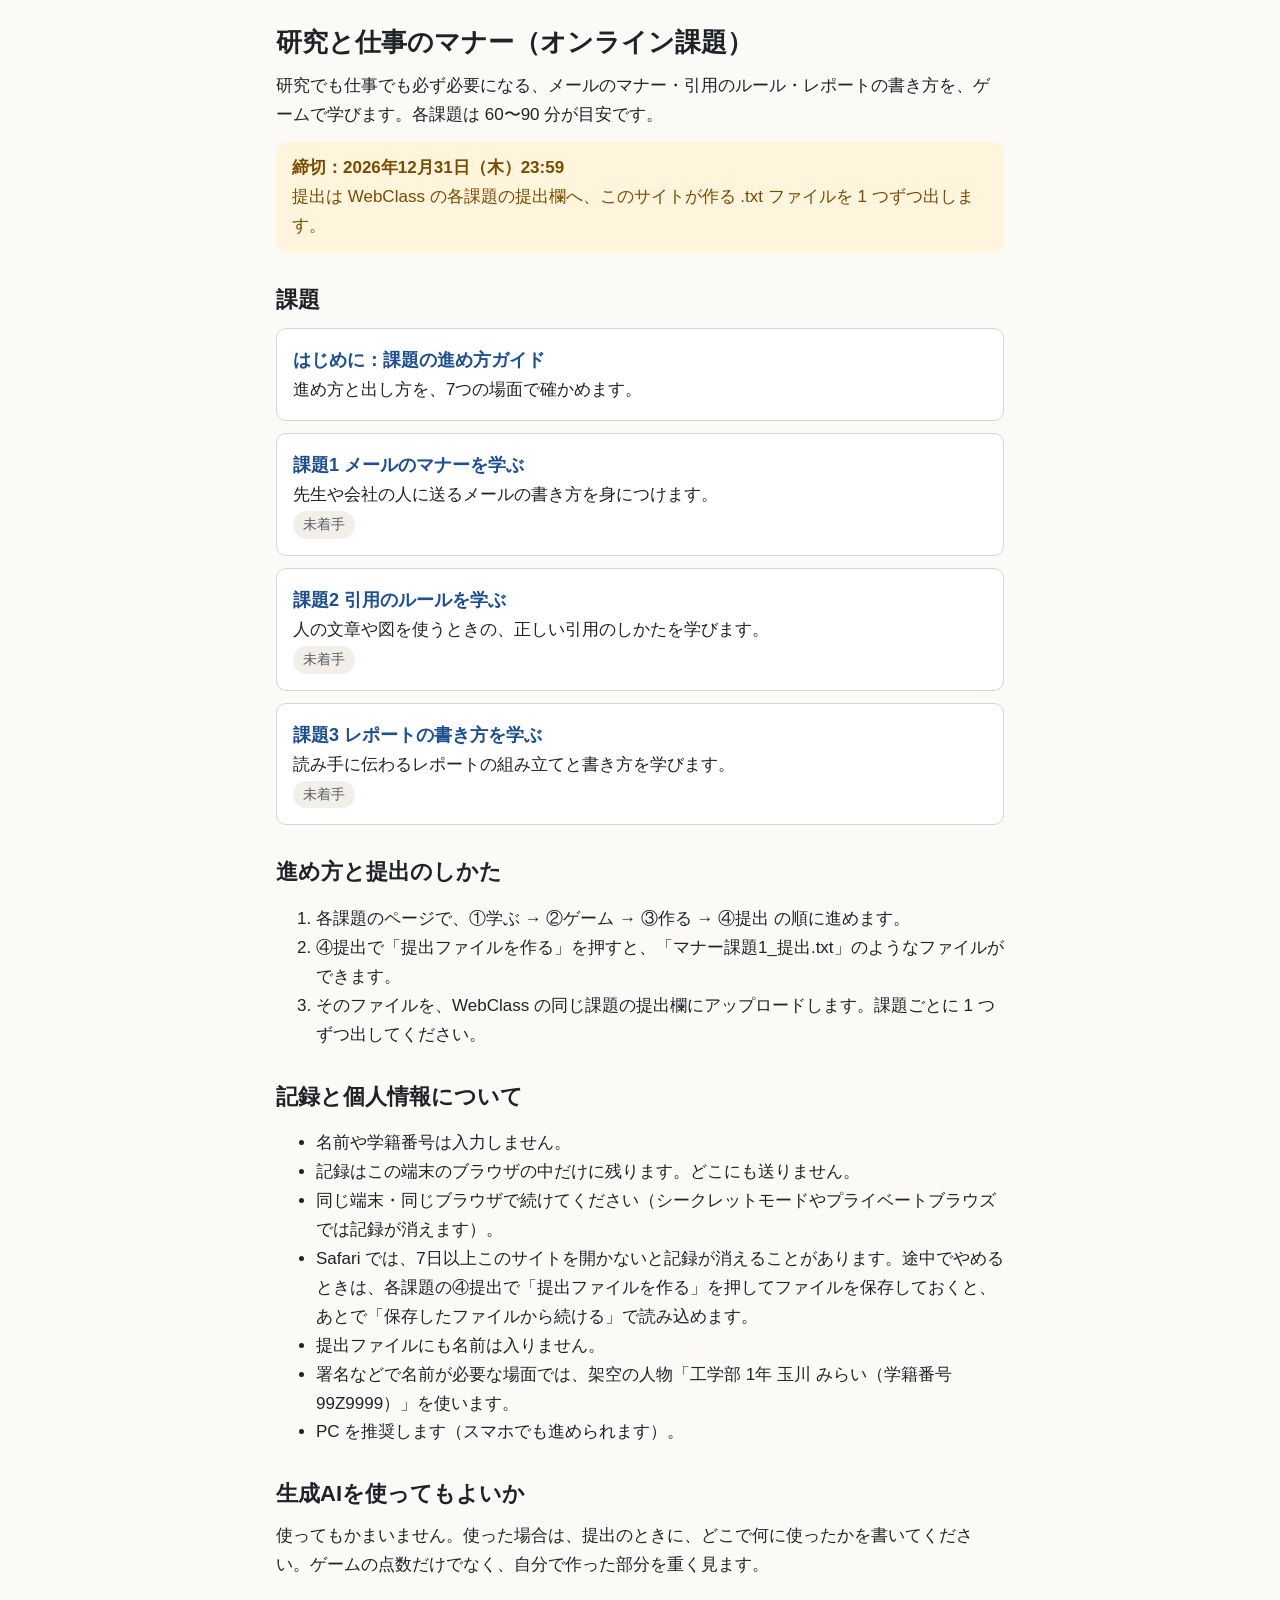
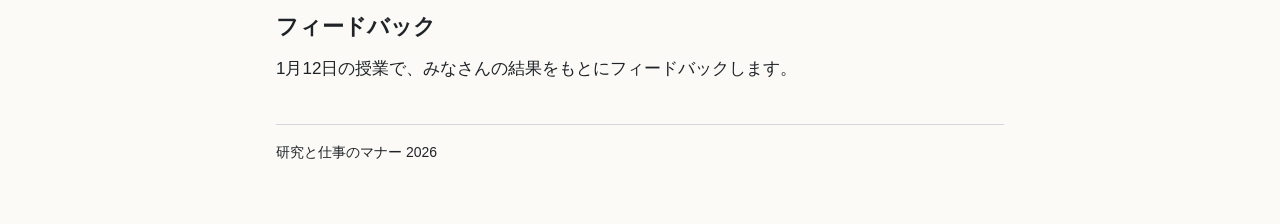
<file: index.html>
<!DOCTYPE html>
<html lang="ja">
<head>
<meta charset="utf-8">
<meta name="viewport" content="width=device-width, initial-scale=1">
<title>研究と仕事のマナー（オンライン課題）</title>
<link rel="stylesheet" href="assets/css/site.css">
</head>
<body>
<main class="wrap">
  <h1>研究と仕事のマナー（オンライン課題）</h1>
  <p>研究でも仕事でも必ず必要になる、メールのマナー・引用のルール・レポートの書き方を、ゲームで学びます。各課題は 60〜90 分が目安です。</p>

  <div class="notice">
    <strong>締切：2026年12月31日（木）23:59</strong><br>
    提出は WebClass の各課題の提出欄へ、このサイトが作る .txt ファイルを 1 つずつ出します。
  </div>

  <h2>課題</h2>
  <ul class="kadai-list">
    <li><a class="card" href="guide/">
      <span class="k-title">はじめに：課題の進め方ガイド</span><br>
      <span>進め方と出し方を、7つの場面で確かめます。</span>
    </a></li>
    <li><a class="card" href="k1/" data-kadai="1">
      <span class="k-title">課題1 メールのマナーを学ぶ</span><br>
      <span>先生や会社の人に送るメールの書き方を身につけます。</span><br>
      <span class="status" data-status="1">未着手</span>
    </a></li>
    <li><a class="card" href="k2/" data-kadai="2">
      <span class="k-title">課題2 引用のルールを学ぶ</span><br>
      <span>人の文章や図を使うときの、正しい引用のしかたを学びます。</span><br>
      <span class="status" data-status="2">未着手</span>
    </a></li>
    <li><a class="card" href="k3/" data-kadai="3">
      <span class="k-title">課題3 レポートの書き方を学ぶ</span><br>
      <span>読み手に伝わるレポートの組み立てと書き方を学びます。</span><br>
      <span class="status" data-status="3">未着手</span>
    </a></li>
  </ul>

  <h2>進め方と提出のしかた</h2>
  <ol>
    <li>各課題のページで、①学ぶ → ②ゲーム → ③作る → ④提出 の順に進めます。</li>
    <li>④提出で「提出ファイルを作る」を押すと、「マナー課題1_提出.txt」のようなファイルができます。</li>
    <li>そのファイルを、WebClass の同じ課題の提出欄にアップロードします。課題ごとに 1 つずつ出してください。</li>
  </ol>

  <h2>記録と個人情報について</h2>
  <ul>
    <li>名前や学籍番号は入力しません。</li>
    <li>記録はこの端末のブラウザの中だけに残ります。どこにも送りません。</li>
    <li>同じ端末・同じブラウザで続けてください（シークレットモードやプライベートブラウズでは記録が消えます）。</li>
    <li>Safari では、7日以上このサイトを開かないと記録が消えることがあります。途中でやめるときは、各課題の④提出で「提出ファイルを作る」を押してファイルを保存しておくと、あとで「保存したファイルから続ける」で読み込めます。</li>
    <li>提出ファイルにも名前は入りません。</li>
    <li>署名などで名前が必要な場面では、架空の人物「<span data-persona>工学部 1年 玉川 みらい（学籍番号 99Z9999）</span>」を使います。</li>
    <li>PC を推奨します（スマホでも進められます）。</li>
  </ul>

  <h2>生成AIを使ってもよいか</h2>
  <p>使ってもかまいません。使った場合は、提出のときに、どこで何に使ったかを書いてください。ゲームの点数だけでなく、自分で作った部分を重く見ます。</p>

  <h2>フィードバック</h2>
  <p>1月12日の授業で、みなさんの結果をもとにフィードバックします。</p>

  <footer class="site-foot">
    <p>研究と仕事のマナー 2026</p>
  </footer>
</main>
<script src="assets/js/scoring.js"></script>
<script src="assets/js/core.js"></script>
<script>
  MN.firstVisit();
  document.querySelectorAll("[data-persona]").forEach(function (e) { e.textContent = MN.PERSONA.label; });
  document.querySelectorAll("[data-status]").forEach(function (e) {
    var p = MN.progress(Number(e.getAttribute("data-status")));
    e.textContent = MN.PROGRESS_LABEL[p];
    if (p !== "todo") e.classList.add(p);
  });
</script>
</body>
</html>
</file>
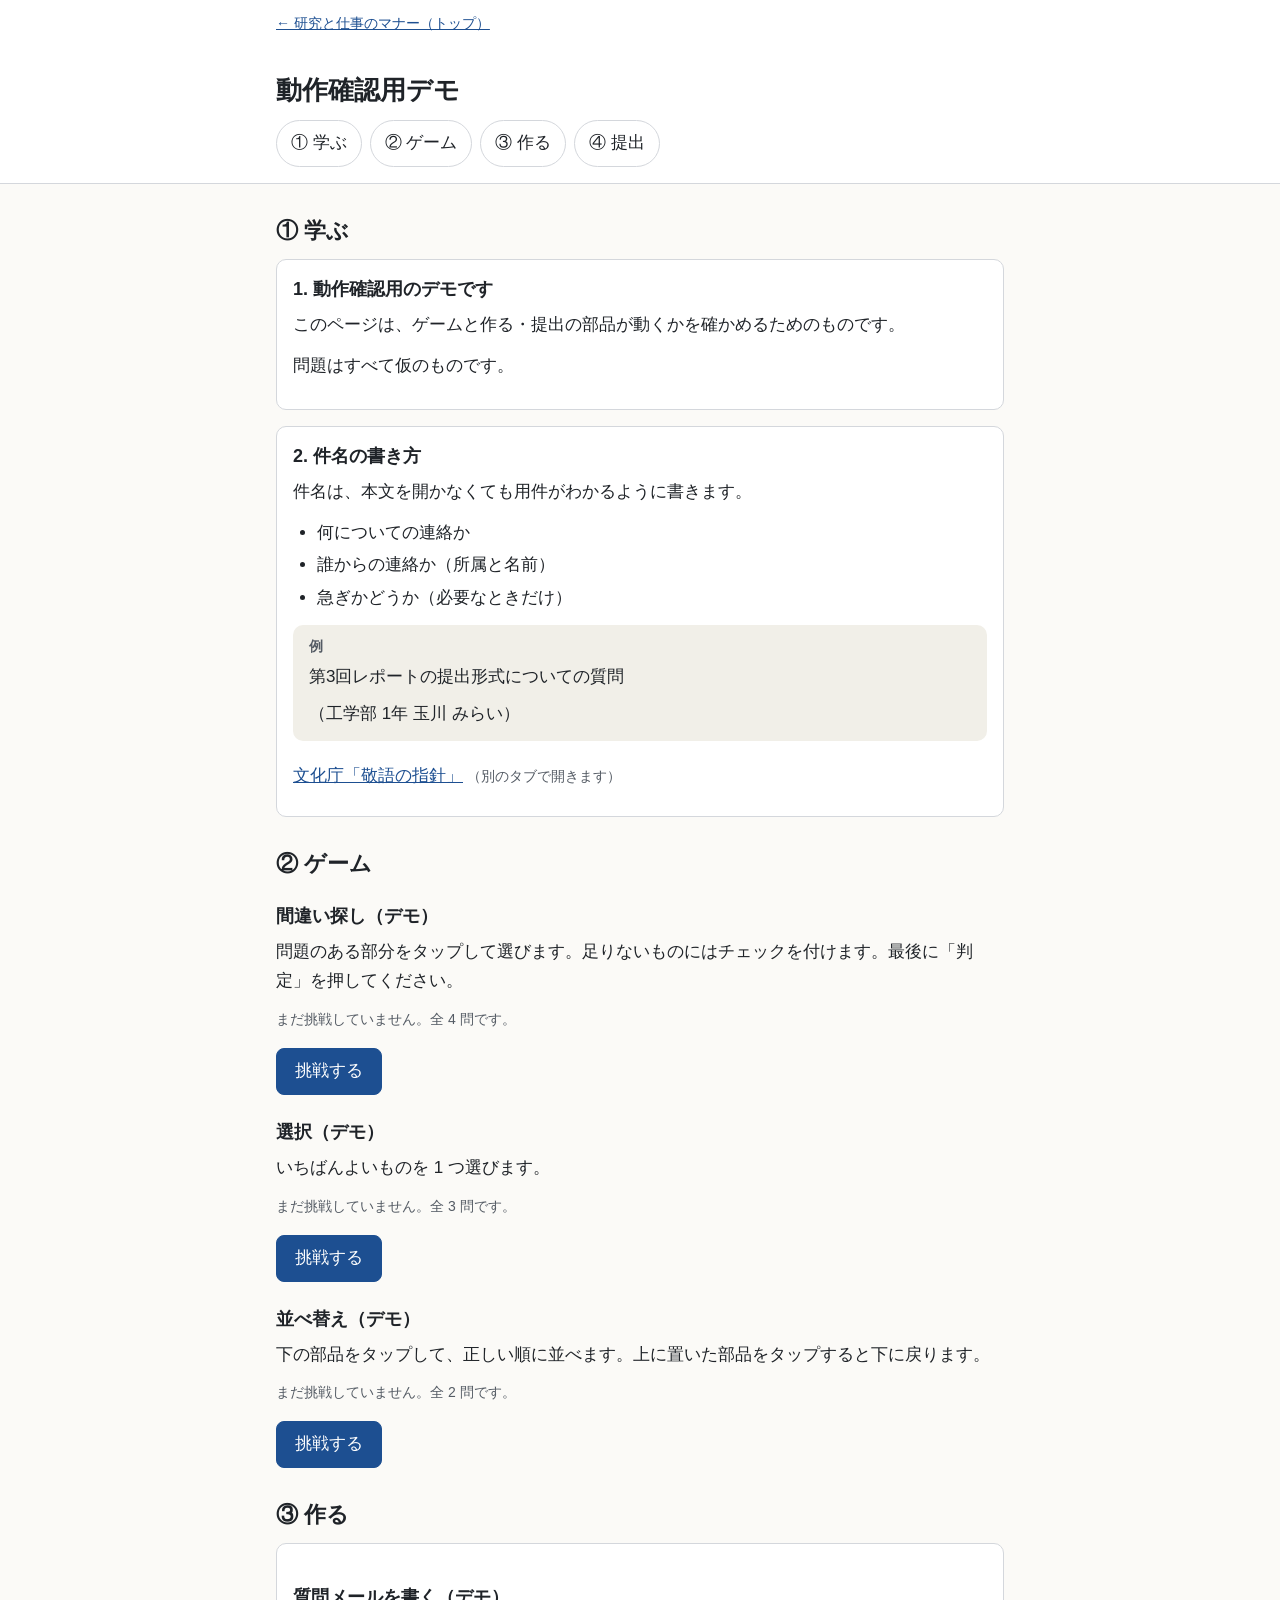
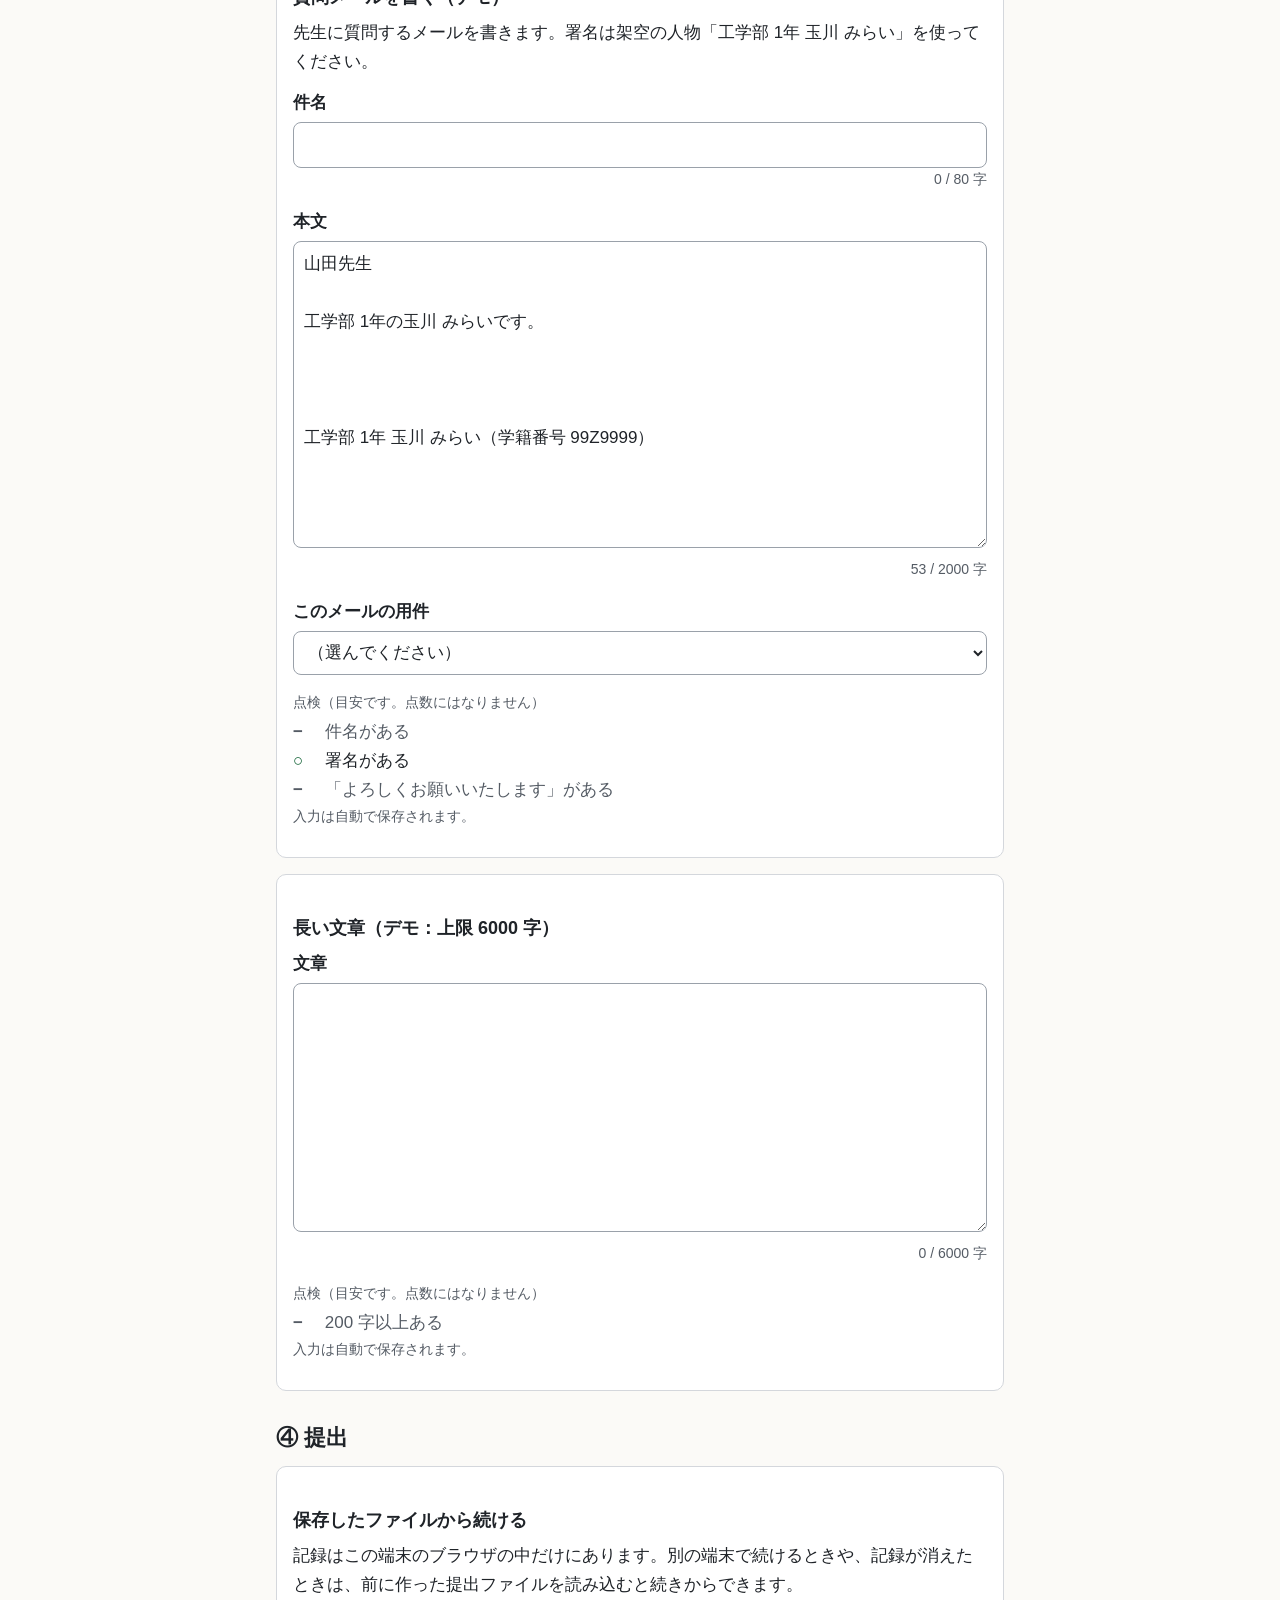
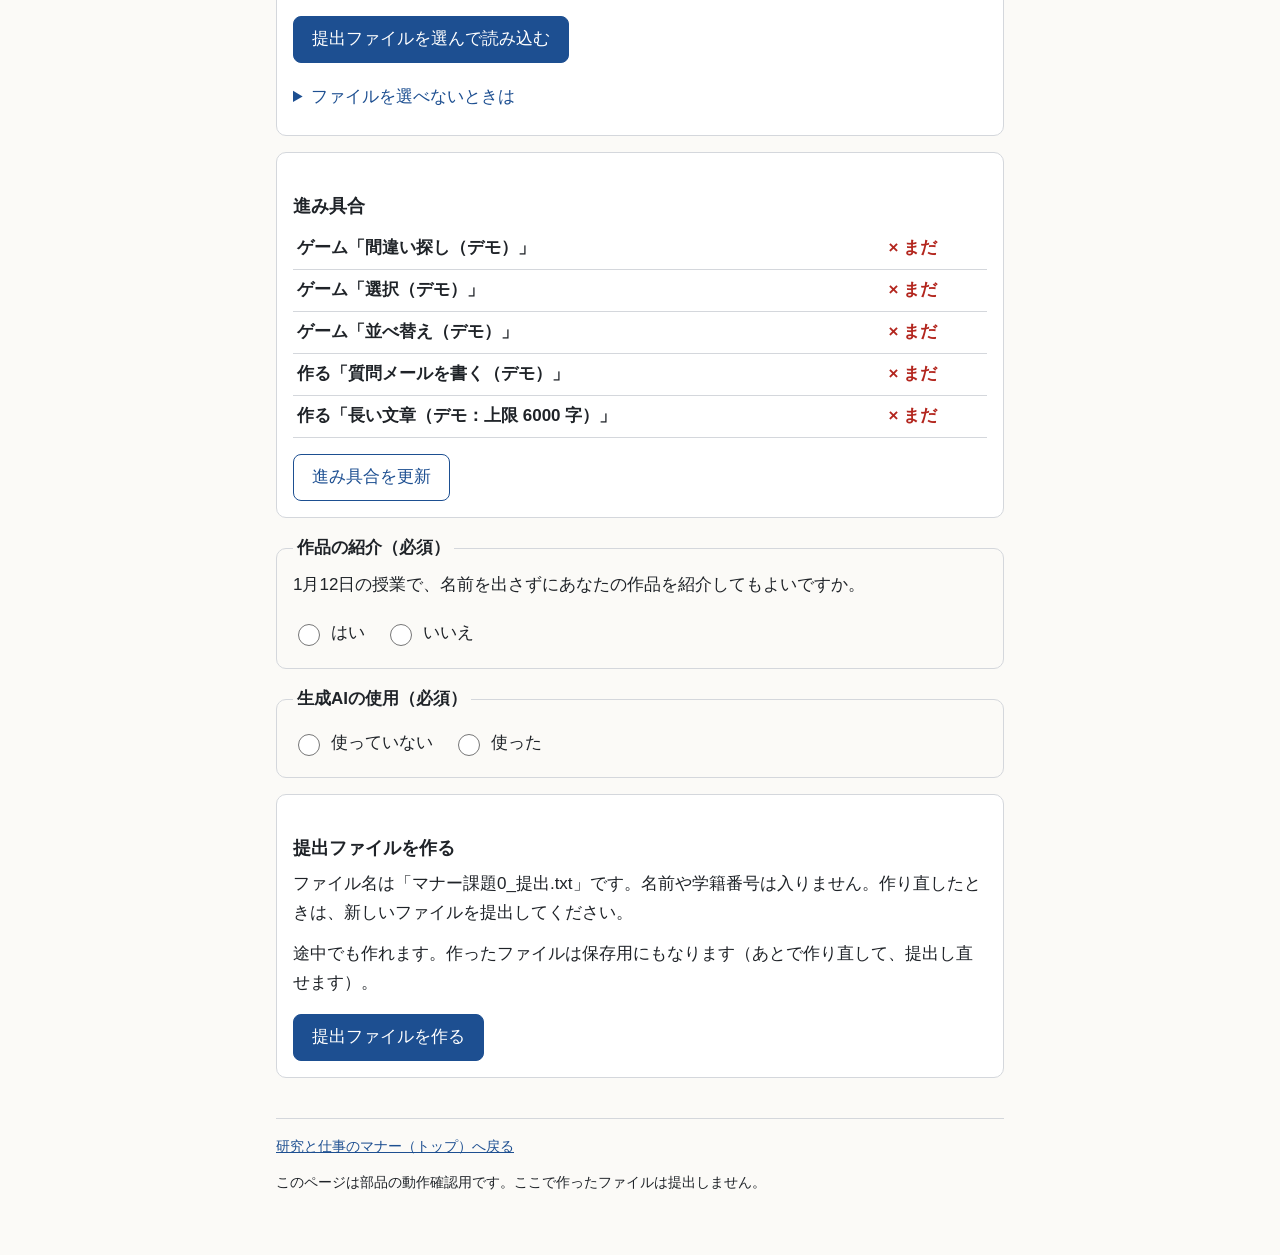
<file: demo/index.html>
<!DOCTYPE html>
<html lang="ja">
<head>
<meta charset="utf-8">
<meta name="viewport" content="width=device-width, initial-scale=1">
<title>動作確認用デモ｜研究と仕事のマナー</title>
<link rel="stylesheet" href="../assets/css/site.css">
</head>
<body>
<header class="site-head">
  <div class="wrap">
    <a class="home" href="../">← 研究と仕事のマナー（トップ）</a>
    <h1>動作確認用デモ</h1>
    <nav aria-label="この課題の段">
      <ul class="steps">
        <li><a href="#learn-sec">① 学ぶ</a></li>
        <li><a href="#games-sec">② ゲーム</a></li>
        <li><a href="#compose-sec">③ 作る</a></li>
        <li><a href="#submit-sec">④ 提出</a></li>
      </ul>
    </nav>
  </div>
</header>
<main class="wrap">
  <section class="stage" id="learn-sec">
    <h2>① 学ぶ</h2>
    <div id="learn"><p class="pending">準備中です。</p></div>
  </section>
  <section class="stage" id="games-sec">
    <h2>② ゲーム</h2>
    <div id="games"><p class="pending">準備中です。</p></div>
  </section>
  <section class="stage" id="compose-sec">
    <h2>③ 作る</h2>
    <div id="compose"><p class="pending">準備中です。</p></div>
  </section>
  <section class="stage" id="submit-sec">
    <h2>④ 提出</h2>
    <div id="submit"><p class="pending">準備中です。</p></div>
  </section>
  <footer class="site-foot">
    <p><a href="../">研究と仕事のマナー（トップ）へ戻る</a></p>
    <p>このページは部品の動作確認用です。ここで作ったファイルは提出しません。</p>
  </footer>
</main>
<script src="../assets/js/scoring.js"></script>
<script src="../assets/js/core.js"></script>
<script src="../assets/js/games.js"></script>
<script src="../assets/js/compose.js"></script>
<script>
  // 動作確認用：data/demo.json の各ゲームと、作る・提出を全部並べる
  var COMPOSE = [
    {
      id: "mail",
      title: "質問メールを書く（デモ）",
      intro: "先生に質問するメールを書きます。署名は架空の人物「" + MN.PERSONA.short + "」を使ってください。",
      fields: [
        { id: "subject", label: "件名", type: "text", max: 80 },
        { id: "body", label: "本文", type: "textarea", rows: 10, max: 2000,
          prefill: "山田先生\n\n" + MN.PERSONA.affil + "の" + MN.PERSONA.name + "です。\n\n\n\n" + MN.PERSONA.label },
        { id: "kind", label: "このメールの用件", type: "select",
          options: [{ id: "q", t: "質問" }, { id: "r", t: "お願い" }, { id: "t", t: "お礼" }] }
      ],
      checks: [
        { id: "has_subject", label: "件名がある", test: function (v) { return v.subject.trim().length > 0; } },
        { id: "has_sign", label: "署名がある", test: function (v) { return v.body.indexOf(MN.PERSONA.name) >= 0; } },
        { id: "polite_end", label: "「よろしくお願いいたします」がある", test: function (v) { return v.body.indexOf("よろしくお願いいたします") >= 0; } }
      ]
    },
    {
      id: "memo",
      title: "長い文章（デモ：上限 6000 字）",
      fields: [{ id: "text", label: "文章", type: "textarea", rows: 8, max: 6000 }],
      checks: [{ id: "long", label: "200 字以上ある", test: function (v) { return v.text.length >= 200; } }]
    }
  ];
  MN.page.boot({ kadai: 0, data: "../data/demo.json", compose: COMPOSE });
</script>
</body>
</html>
</file>
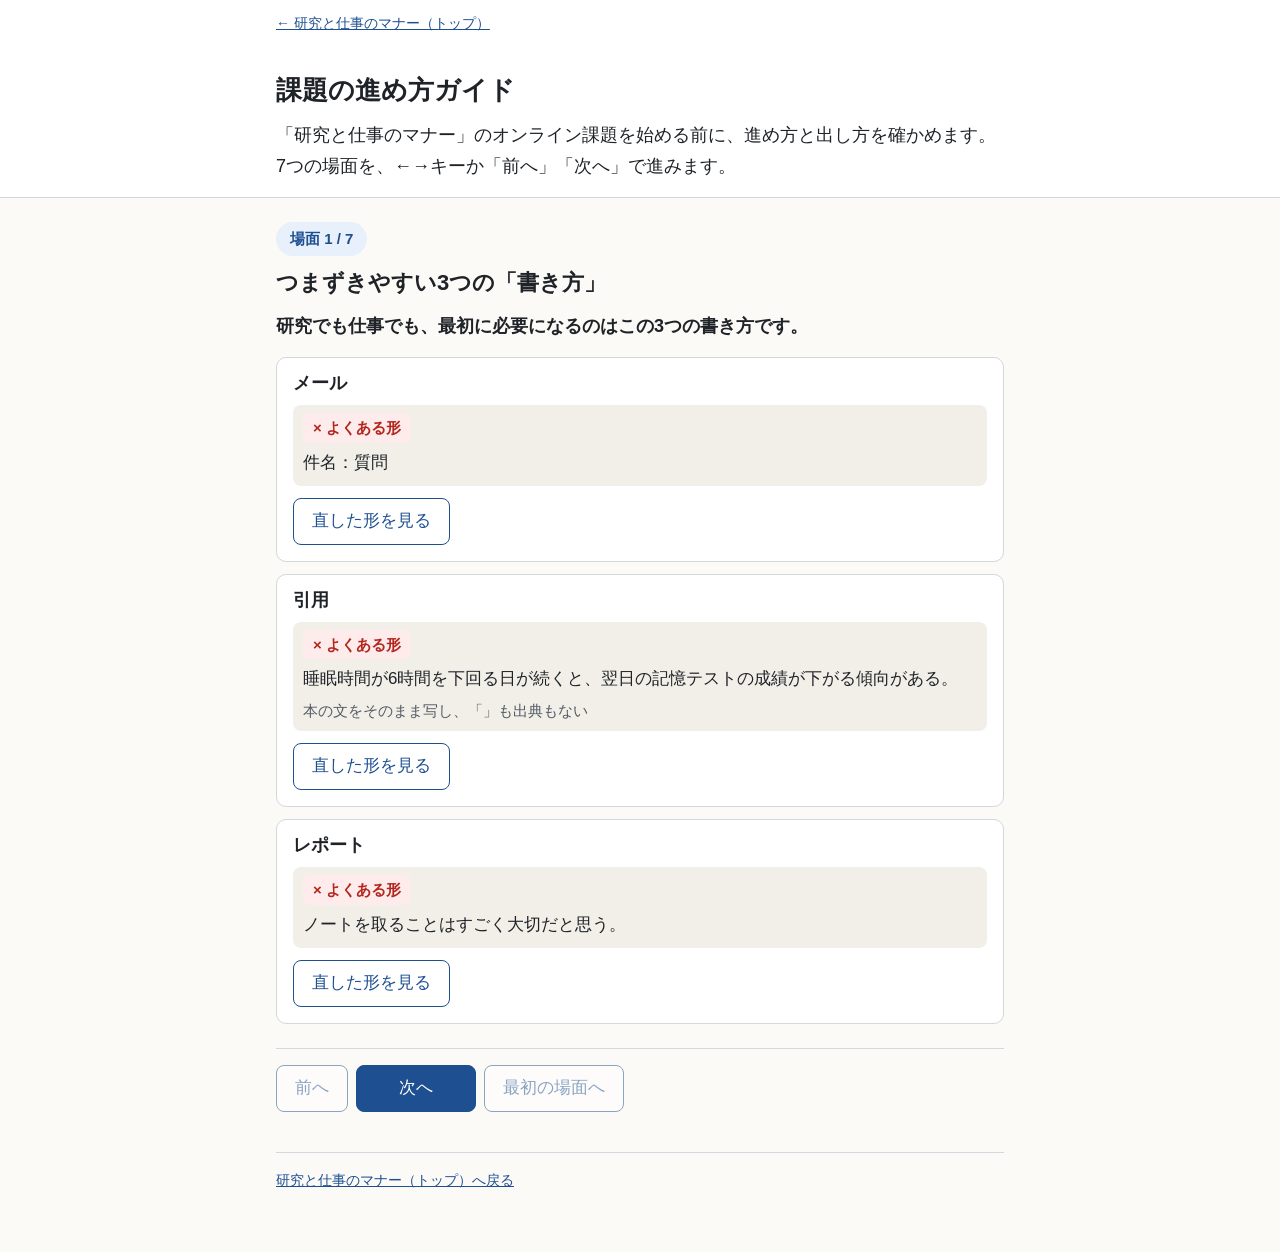
<file: guide/index.html>
<!DOCTYPE html>
<html lang="ja">
<head>
<meta charset="utf-8">
<meta name="viewport" content="width=device-width, initial-scale=1">
<title>課題の進め方ガイド｜研究と仕事のマナー</title>
<link rel="stylesheet" href="../assets/css/site.css">
<link rel="stylesheet" href="guide.css">
</head>
<body>
<header class="site-head">
  <div class="wrap">
    <a class="home" href="../">← 研究と仕事のマナー（トップ）</a>
    <h1>課題の進め方ガイド</h1>
    <p class="lead">「研究と仕事のマナー」のオンライン課題を始める前に、進め方と出し方を確かめます。7つの場面を、←→キーか「前へ」「次へ」で進みます。</p>
  </div>
</header>
<main class="wrap">
  <section id="film" hidden>
    <h2>動画で見る（約60秒）</h2>
    <video controls preload="metadata" playsinline poster="orientation.jpg" src="orientation.mp4"></video>
    <p class="g-credit">効果音：“<a href="https://freesound.org/people/dersuperanton/sounds/433649" target="_blank" rel="noopener">Plopp Bubble popping</a>” by dersuperanton（<a href="https://creativecommons.org/licenses/by/4.0/" target="_blank" rel="noopener">CC BY 4.0</a>）、“<a href="https://freesound.org/people/MattRuthSound/sounds/562094" target="_blank" rel="noopener">Wood tapping drumsticks hitting 001.wav</a>” by MattRuthSound（<a href="https://creativecommons.org/licenses/by/4.0/" target="_blank" rel="noopener">CC BY 4.0</a>）、ほか CC0 の素材（Freesound）。</p>
  </section>

  <div class="g-guide">
    <p class="g-count" id="g-count" aria-live="polite">場面 1 / 7</p>

    <!-- 場面1 -->
    <section class="g-scene" data-scene="1" aria-labelledby="g-h1">
      <h2 id="g-h1" tabindex="-1">つまずきやすい3つの「書き方」</h2>
      <p class="g-point">研究でも仕事でも、最初に必要になるのはこの3つの書き方です。</p>
      <div class="g-cards">
        <div class="g-card" data-ex="mail">
          <h3>メール</h3>
          <div class="g-ex" data-form="before">
            <p class="g-tag ng">× よくある形</p>
            <p class="g-text">件名：質問</p>
          </div>
          <div class="g-ex" data-form="after" hidden>
            <p class="g-tag ok">○ 直した形</p>
            <p class="g-text">件名：<mark>レポート課題の提出形式について（情報リテラシー 木曜2限）</mark></p>
          </div>
          <button type="button" class="sub" data-toggle aria-pressed="false">直した形を見る</button>
        </div>
        <div class="g-card" data-ex="quote">
          <h3>引用</h3>
          <div class="g-ex" data-form="before">
            <p class="g-tag ng">× よくある形</p>
            <p class="g-text">睡眠時間が6時間を下回る日が続くと、翌日の記憶テストの成績が下がる傾向がある。</p>
            <p class="g-note">本の文をそのまま写し、「」も出典もない</p>
          </div>
          <div class="g-ex" data-form="after" hidden>
            <p class="g-tag ok">○ 直した形</p>
            <p class="g-text"><mark>山本（2022）は「</mark>睡眠時間が6時間を下回る日が続くと、翌日の記憶テストの成績が下がる傾向がある<mark>」と述べている（45ページ）</mark>。</p>
            <p class="g-note">例の本は架空のものです</p>
          </div>
          <button type="button" class="sub" data-toggle aria-pressed="false">直した形を見る</button>
        </div>
        <div class="g-card" data-ex="report">
          <h3>レポート</h3>
          <div class="g-ex" data-form="before">
            <p class="g-tag ng">× よくある形</p>
            <p class="g-text">ノートを取ることはすごく大切だと思う。</p>
          </div>
          <div class="g-ex" data-form="after" hidden>
            <p class="g-tag ok">○ 直した形</p>
            <p class="g-text">ノートを取ること<mark>には、学習をふり返る手がかりを残すという意義がある</mark>。</p>
          </div>
          <button type="button" class="sub" data-toggle aria-pressed="false">直した形を見る</button>
        </div>
      </div>
    </section>

    <!-- 場面2 -->
    <section class="g-scene" data-scene="2" aria-labelledby="g-h2" hidden>
      <h2 id="g-h2" tabindex="-1">1つの課題の流れ</h2>
      <p class="g-point">どの課題も ①学ぶ → ②ゲーム → ③作る → ④提出 の順に進みます。目安は1つ60〜90分です。</p>
      <ol class="g-flow">
        <li><button type="button" class="g-box" data-step="1" aria-pressed="true">①学ぶ</button></li>
        <li><button type="button" class="g-box" data-step="2" aria-pressed="false">②ゲーム</button></li>
        <li class="g-heavy"><button type="button" class="g-box" data-step="3" aria-pressed="false">③作る<span class="g-weight">いちばん重く見ます</span></button></li>
        <li><button type="button" class="g-box" data-step="4" aria-pressed="false">④提出</button></li>
      </ol>
      <div class="g-detail" id="g-flow-detail" aria-live="polite">
        <p data-for="1">短い解説を読みます。</p>
        <p data-for="2" hidden>間違い探しや並べかえで、点数を見ながら確かめます。何度でも挑戦できます。</p>
        <p data-for="3" hidden>メールや問題、レポートを自分で作ります（課題3では「書く」）。ここをいちばん重く見ます。</p>
        <p data-for="4" hidden>提出ファイルを作り、WebClass に出します。</p>
      </div>
    </section>

    <!-- 場面3 -->
    <section class="g-scene" data-scene="3" aria-labelledby="g-h3" hidden>
      <h2 id="g-h3" tabindex="-1">記録はどこにある？</h2>
      <p class="g-point">記録は、いま使っている端末のブラウザの中だけにあります。どこにも送りません。</p>
      <div class="g-device" id="g-device">
        <p class="g-frame-label" id="g-device-label">この端末</p>
        <div class="g-browser">
          <p class="g-frame-label">ブラウザ</p>
          <div class="g-record" id="g-record">
            <p class="g-frame-label">記録</p>
            <ul class="g-record-list" id="g-record-list">
              <li>ゲームの記録 3回</li>
              <li>作ったもの 2件</li>
            </ul>
            <p class="g-record-empty" id="g-record-empty" hidden>記録なし</p>
          </div>
        </div>
      </div>
      <div class="actions g-switch">
        <button type="button" class="sub" data-store="other" aria-pressed="false">別の端末で開くと</button>
        <button type="button" class="sub" data-store="safari" aria-pressed="false">Safari で7日開かないと</button>
        <button type="button" class="sub" data-store="restore" aria-pressed="false" disabled>提出ファイルを読み込むと</button>
        <button type="button" class="sub" data-store="reset">最初の状態に戻す</button>
      </div>
      <p class="g-msg" id="g-store-msg" aria-live="polite" hidden></p>
      <p class="g-after">途中でやめるときは、「提出ファイルを作る」でファイルを保存しておきます。</p>
    </section>

    <!-- 場面4 -->
    <section class="g-scene" data-scene="4" aria-labelledby="g-h4" hidden>
      <h2 id="g-h4" tabindex="-1">名前を書かない理由</h2>
      <p class="g-point">誰が出したかは WebClass が知っているので、本文に名前は書きません。</p>
      <ol class="g-route">
        <li><button type="button" class="g-box" data-route="file" aria-pressed="true">マナー課題1_提出.txt</button></li>
        <li><button type="button" class="g-box" data-route="webclass" aria-pressed="false">WebClass の提出欄</button></li>
        <li><button type="button" class="g-box" data-route="teacher" aria-pressed="false">先生</button></li>
      </ol>
      <div class="g-detail" id="g-route-detail" aria-live="polite">
        <div data-for="file">
          <pre class="g-code">{
  "kadai": 1,
  "games": { … },
  "creative": { … }
}</pre>
          <p>名前や学籍番号は入っていません。</p>
        </div>
        <div data-for="webclass" hidden><p>WebClass は、誰が出したかを記録しています。</p></div>
        <div data-for="teacher" hidden><p>1月12日（火）の授業で、みんなの結果をもとにフィードバックします。</p></div>
      </div>
      <p class="g-persona">署名などで名前が要るときは、架空の人物を使います：工学部 1年 玉川 みらい（学籍番号 99Z9999）</p>
    </section>

    <!-- 場面5 -->
    <section class="g-scene" data-scene="5" aria-labelledby="g-h5" hidden>
      <h2 id="g-h5" tabindex="-1">生成AIの使い方</h2>
      <p class="g-point">生成AIは使ってかまいません。使ったら、どこで何に使ったかを書きます。</p>
      <div class="g-compare">
        <div class="g-side ng">
          <p class="g-tag ng">×</p>
          <p>生成AIに書かせて、そのまま（または少し直して）出す。玉川大学のガイドラインでも認められていません。</p>
        </div>
        <div class="g-side ok">
          <p class="g-tag ok">○</p>
          <p>自分で書いて、生成AIに見直しを頼む。提出のときに「どこで何に使ったか」を書く。</p>
        </div>
      </div>
      <p class="g-after">④提出に「生成AIの使用」の欄があります。</p>
    </section>

    <!-- 場面6 -->
    <section class="g-scene" data-scene="6" aria-labelledby="g-h6" hidden>
      <h2 id="g-h6" tabindex="-1">提出と日程</h2>
      <p class="g-point">3つの課題を、それぞれ WebClass の提出欄に出します。締切は2026年12月31日（木）23:59です。</p>
      <ul class="g-map">
        <li><span class="g-k">課題1</span><span class="g-arrow" aria-hidden="true">→</span><span class="g-file">マナー課題1_提出.txt</span></li>
        <li><span class="g-k">課題2</span><span class="g-arrow" aria-hidden="true">→</span><span class="g-file">マナー課題2_提出.txt</span></li>
        <li><span class="g-k">課題3</span><span class="g-arrow" aria-hidden="true">→</span><span class="g-file">マナー課題3_提出.txt</span></li>
      </ul>
      <p class="g-map-note">それぞれ WebClass の同じ課題の提出欄へ出します。</p>
      <p class="g-label">締切までは何度でも出し直せます。最後に出したものを見ます。</p>
      <div class="g-timeline" id="g-timeline">
        <div class="g-now-row"><span class="g-now" id="g-now">▼ いま</span></div>
        <div class="g-bar" aria-hidden="true">
          <span class="g-dot" style="left: 0%"></span>
          <span class="g-dot" style="left: 50%"></span>
          <span class="g-dot" style="left: 100%"></span>
        </div>
        <ol class="g-dates">
          <li>10月27日<br><span class="small">課題の公開</span></li>
          <li>12月31日（木）23:59<br><span class="small">締切</span></li>
          <li>1月12日（火）<br><span class="small">フィードバック</span></li>
        </ol>
      </div>
    </section>

    <!-- 場面7 -->
    <section class="g-scene" data-scene="7" aria-labelledby="g-h7" hidden>
      <h2 id="g-h7" tabindex="-1">今日やること</h2>
      <p class="g-point">まずは課題1の「① 学ぶ」から始めます。</p>
      <ul class="g-todo">
        <li><label><input type="checkbox" data-todo="0"><span>1. サイトのトップを開く</span><span class="g-done" hidden>済み</span></label></li>
        <li><label><input type="checkbox" data-todo="1"><span>2. 課題1の「① 学ぶ」を読む</span><span class="g-done" hidden>済み</span></label></li>
        <li><label><input type="checkbox" data-todo="2"><span>3. やめるときは「提出ファイルを作る」で保存する</span><span class="g-done" hidden>済み</span></label></li>
      </ul>
      <div class="actions">
        <a class="btn g-link" href="../k1/">課題1を始める</a>
        <a class="btn g-link sub" href="../">トップに戻る</a>
      </div>
    </section>

    <nav class="g-nav" aria-label="場面の移動">
      <button type="button" class="sub" id="g-prev">前へ</button>
      <button type="button" id="g-next">次へ</button>
      <button type="button" class="sub" id="g-first">最初の場面へ</button>
    </nav>
  </div>

  <footer class="site-foot">
    <p><a href="../">研究と仕事のマナー（トップ）へ戻る</a></p>
  </footer>
</main>
<script src="guide.js"></script>
</body>
</html>
</file>
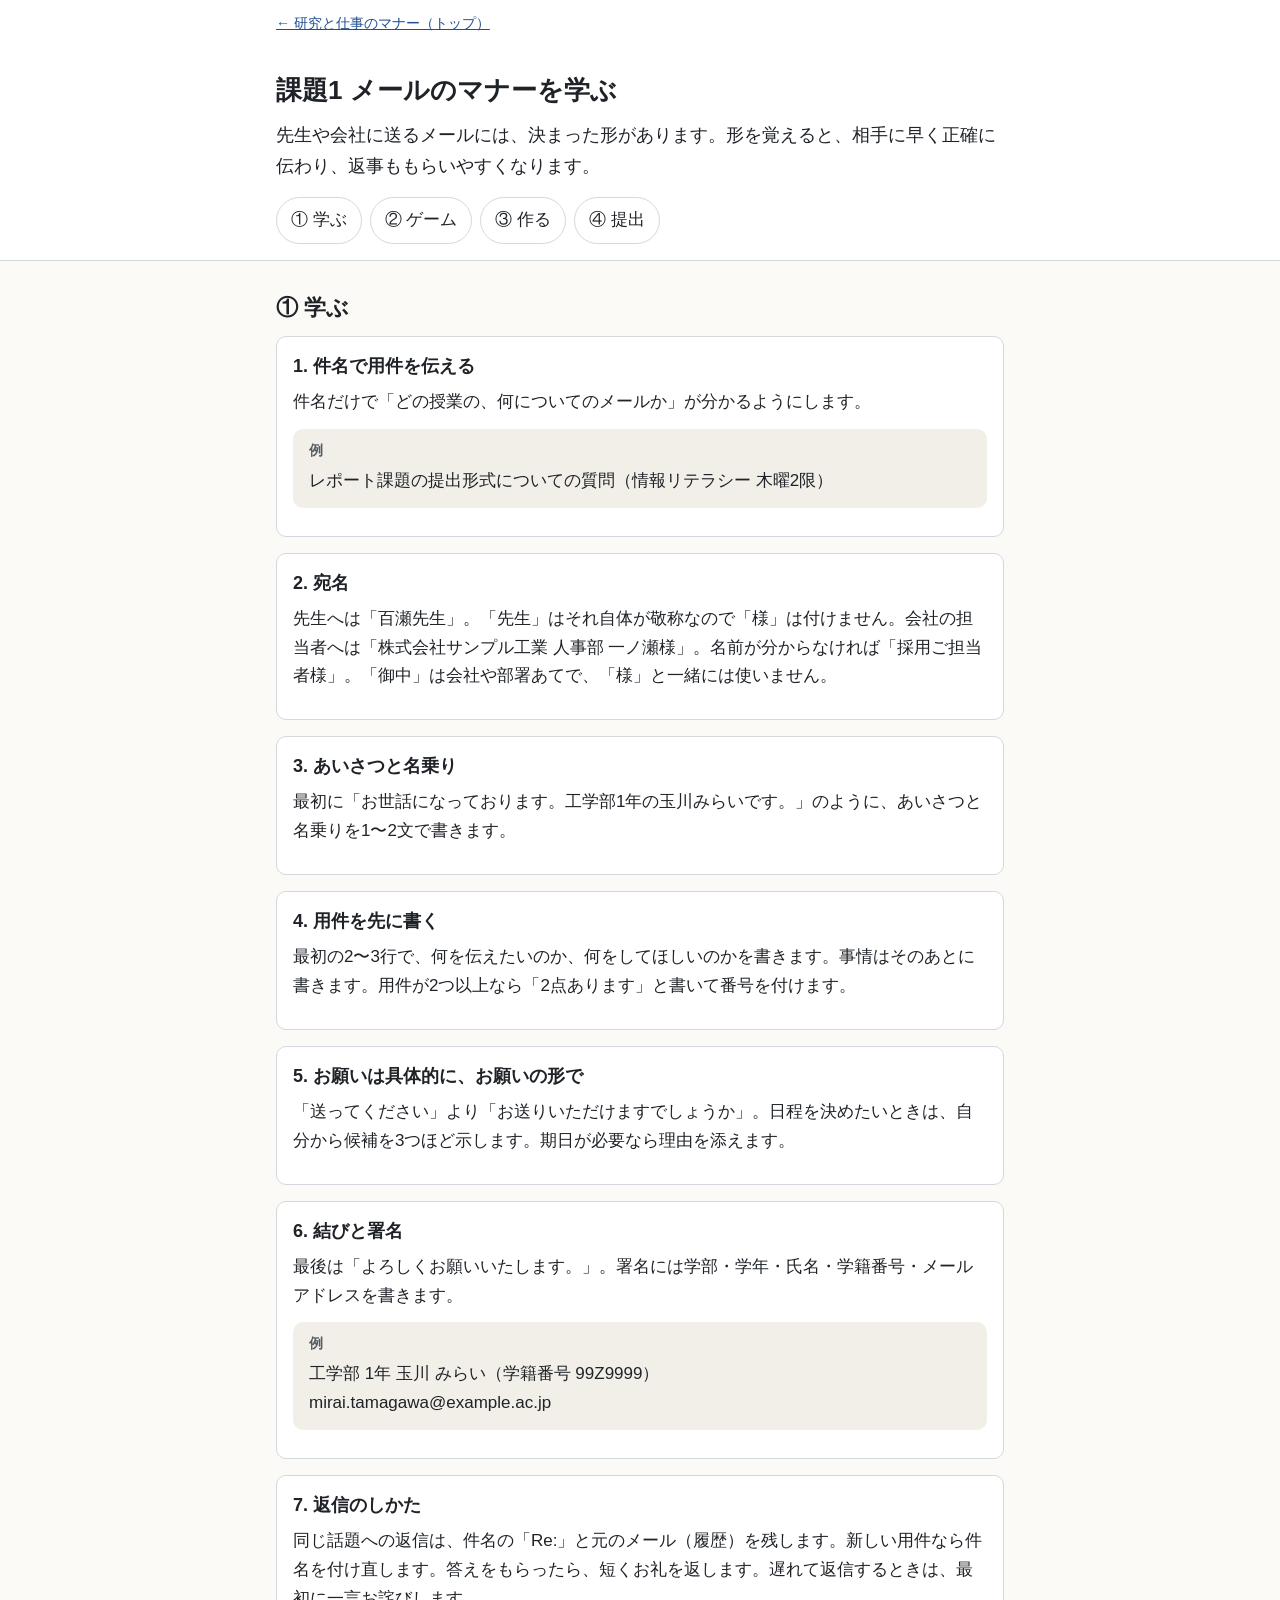
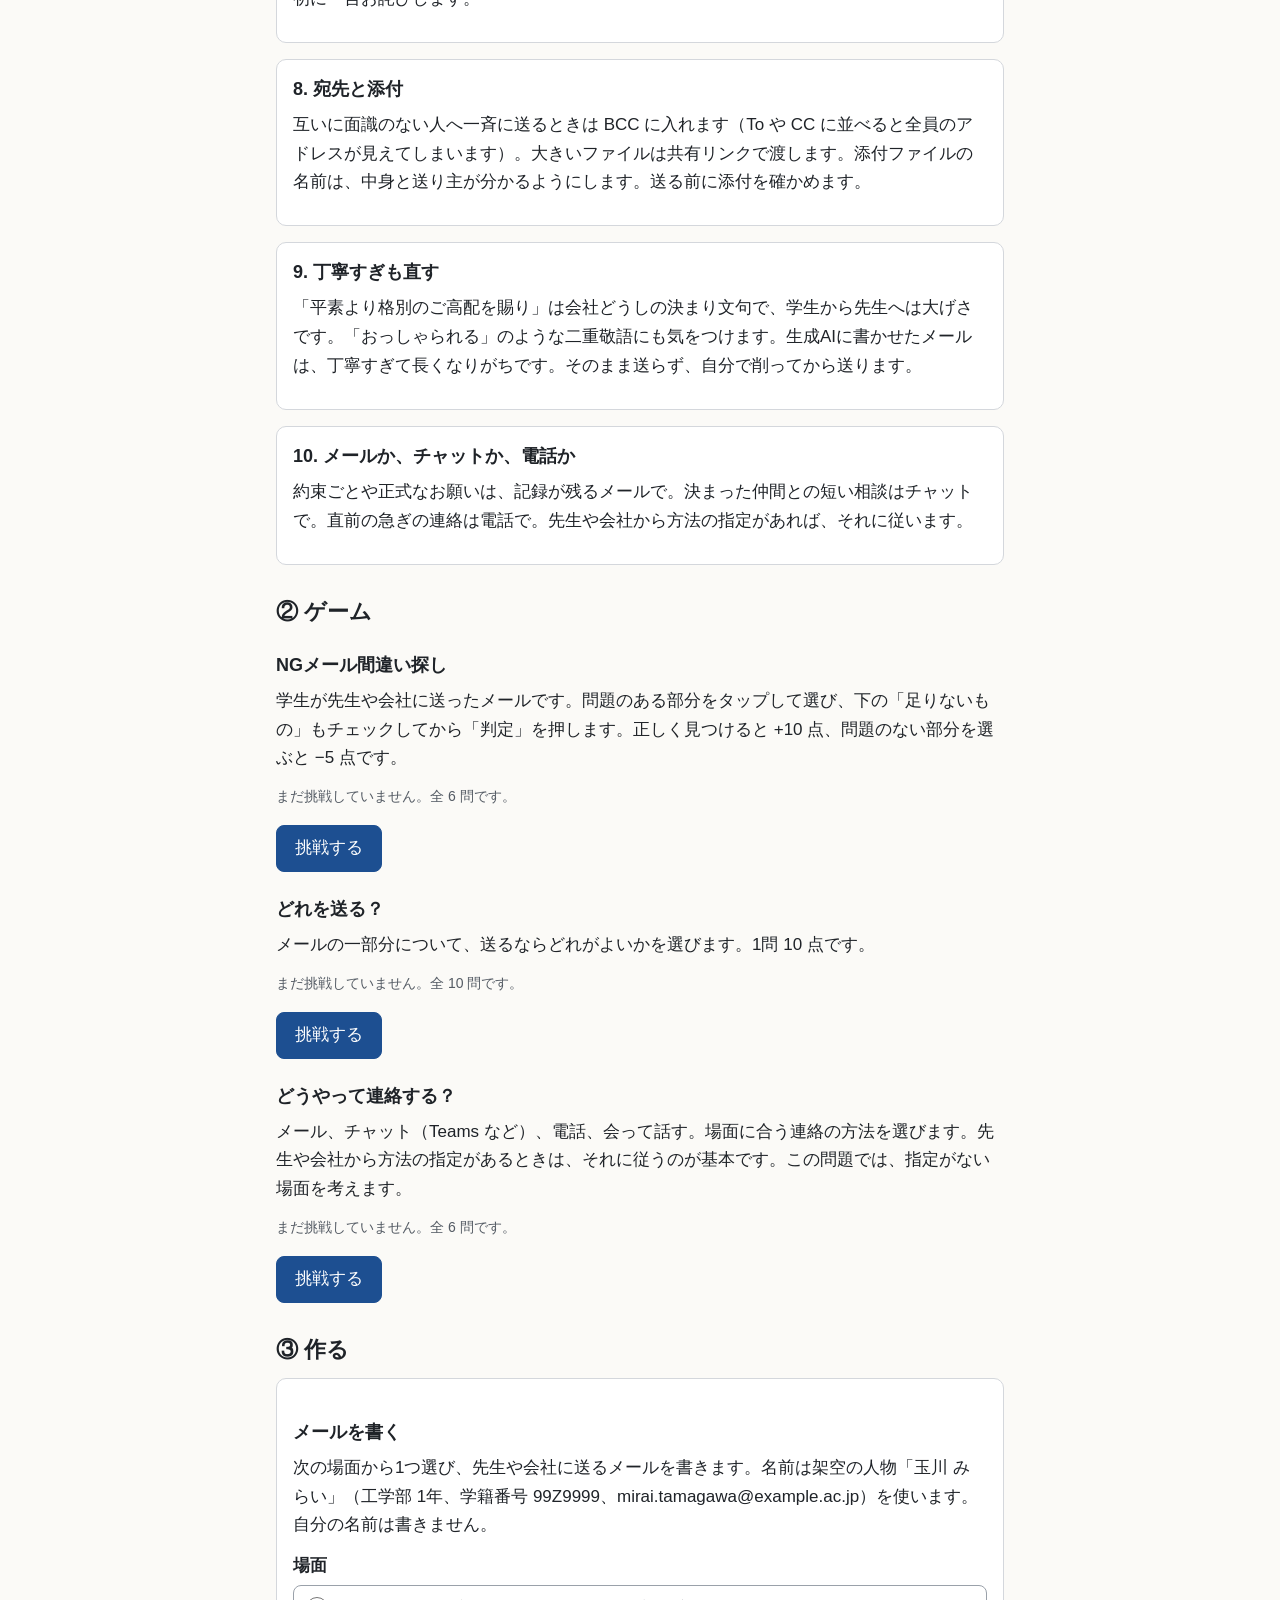
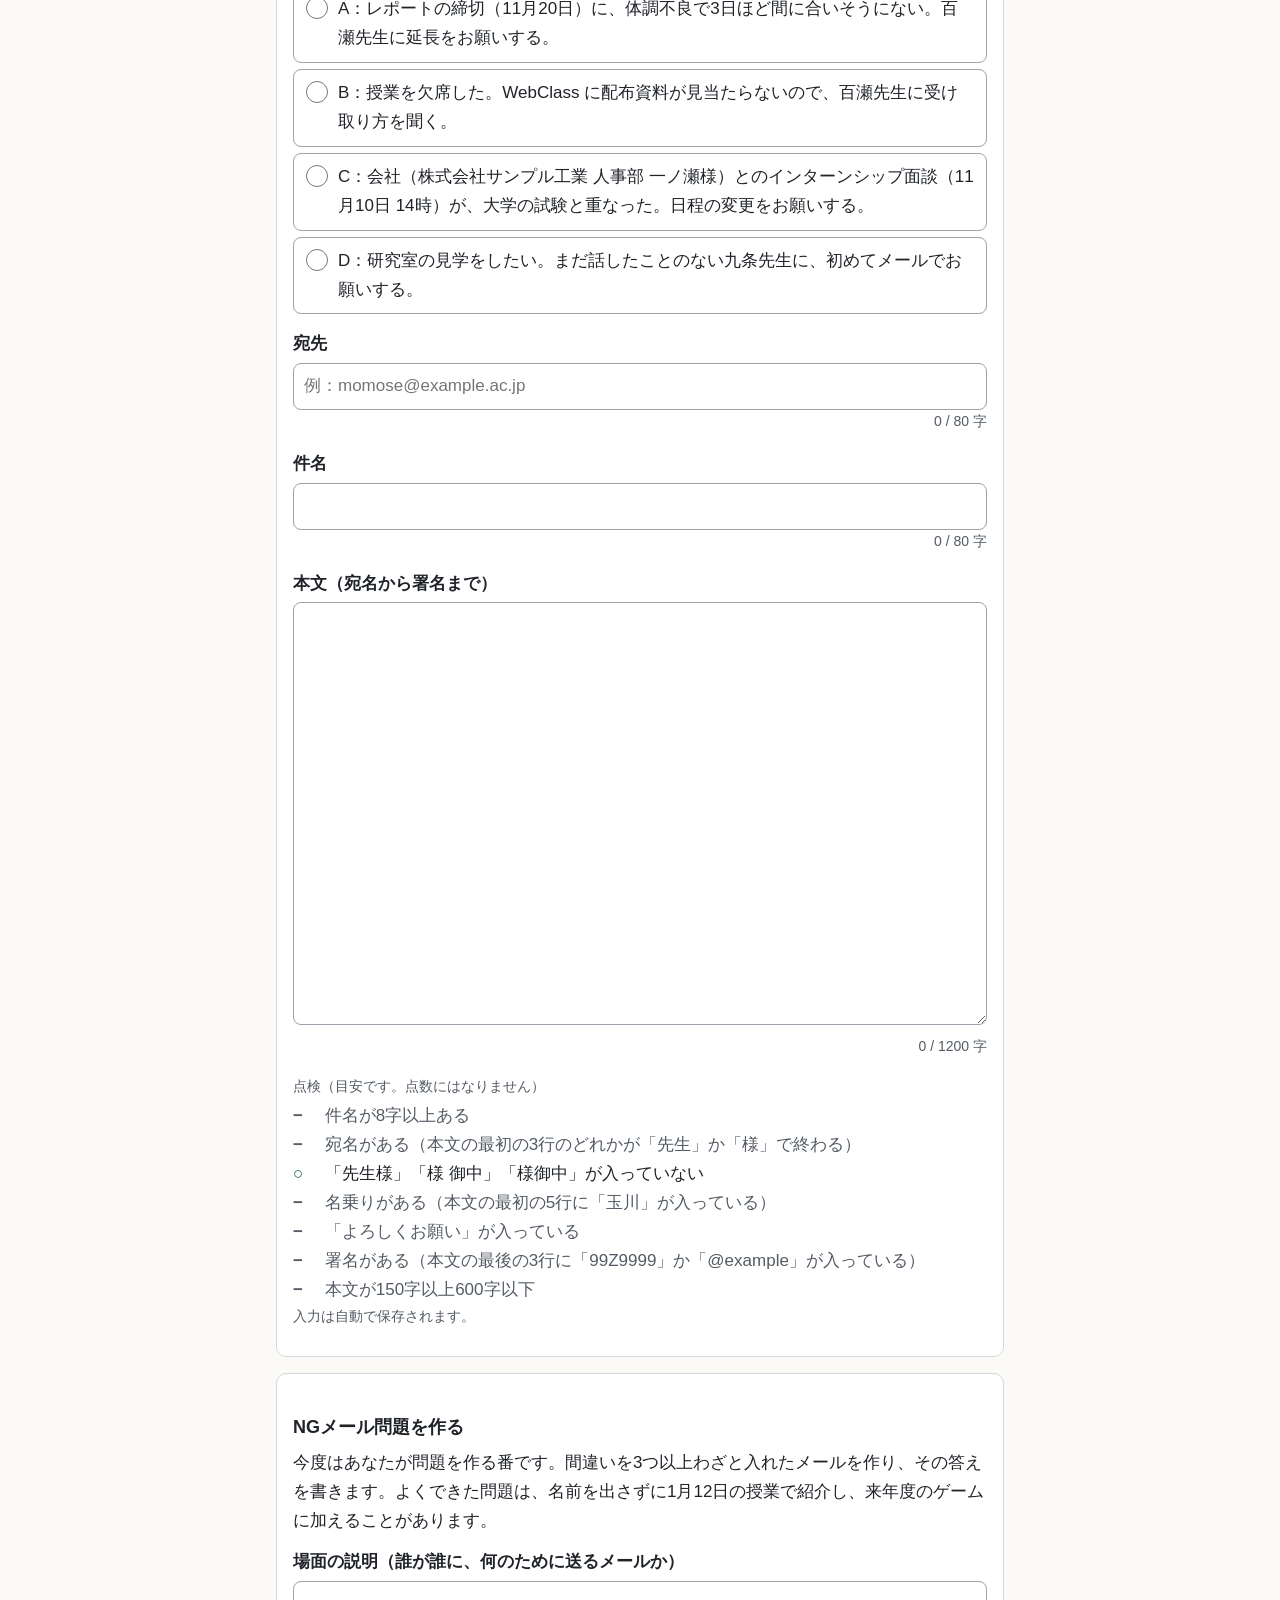
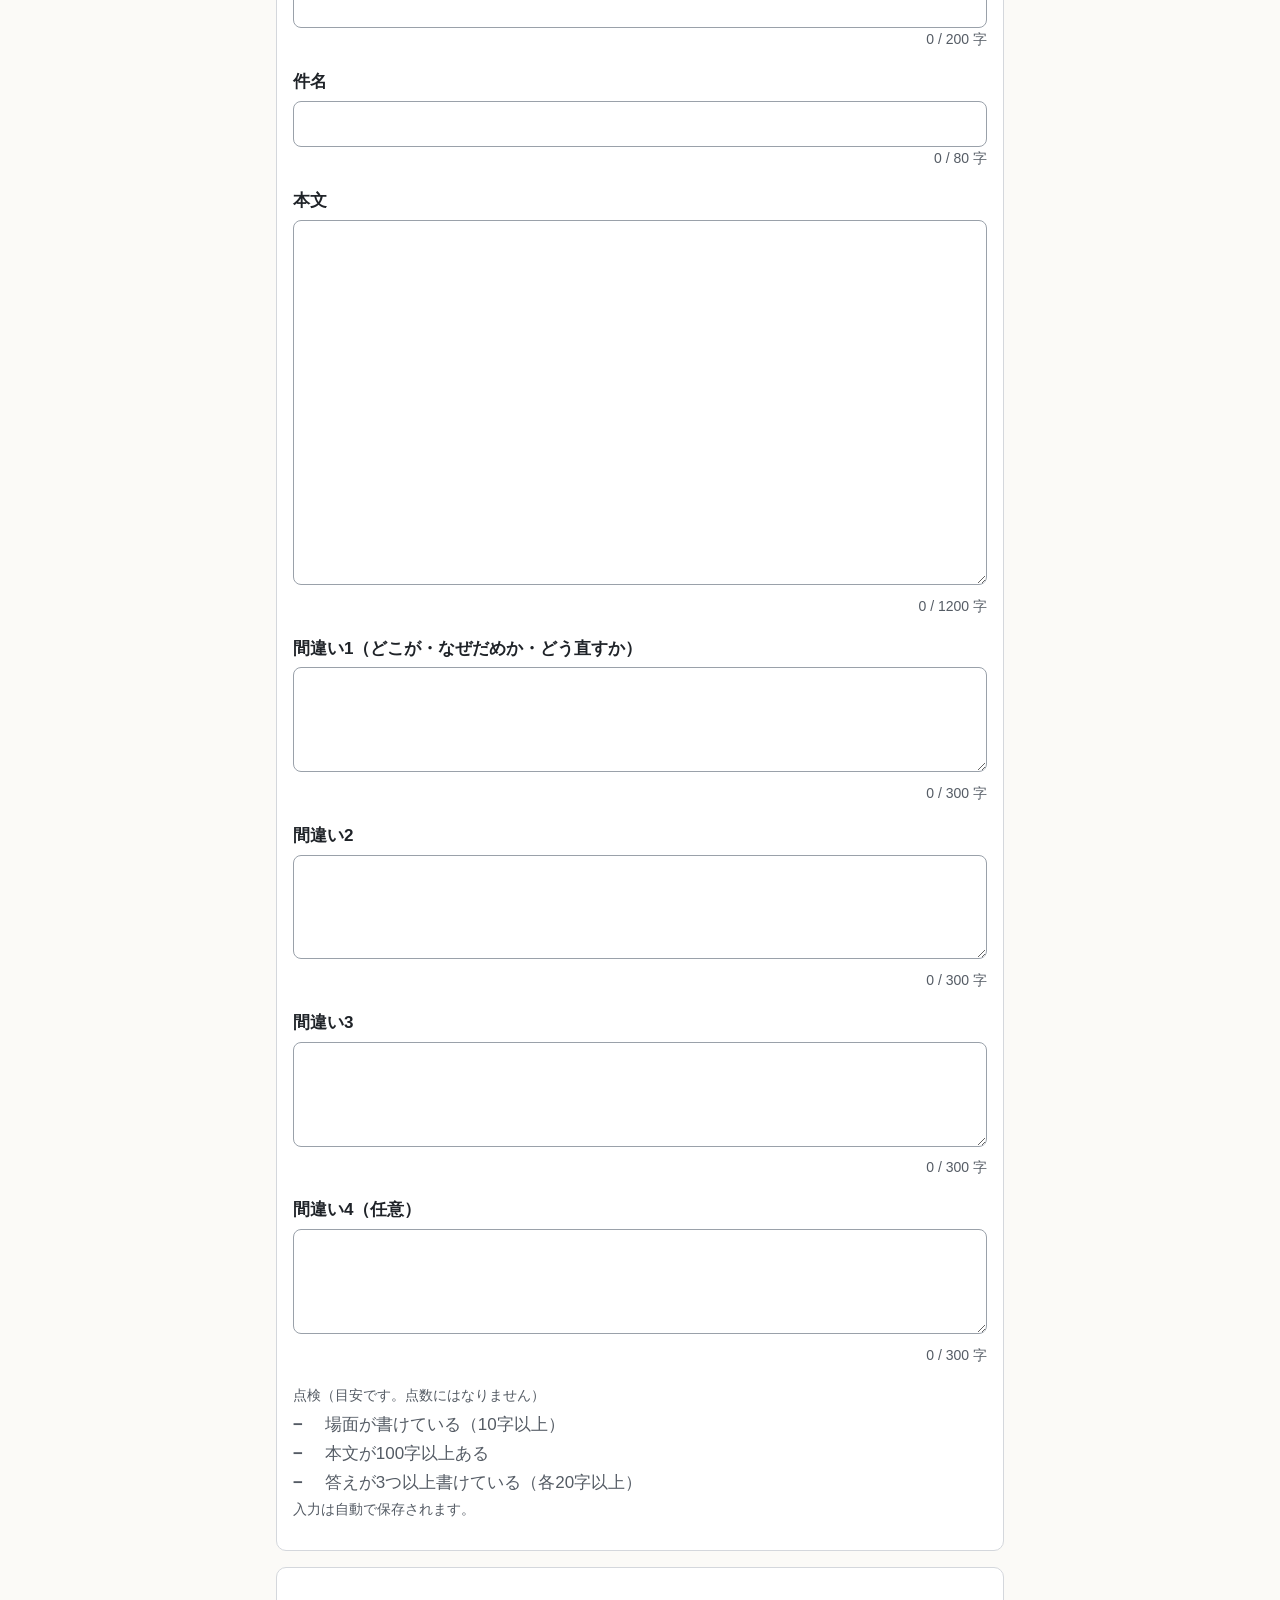
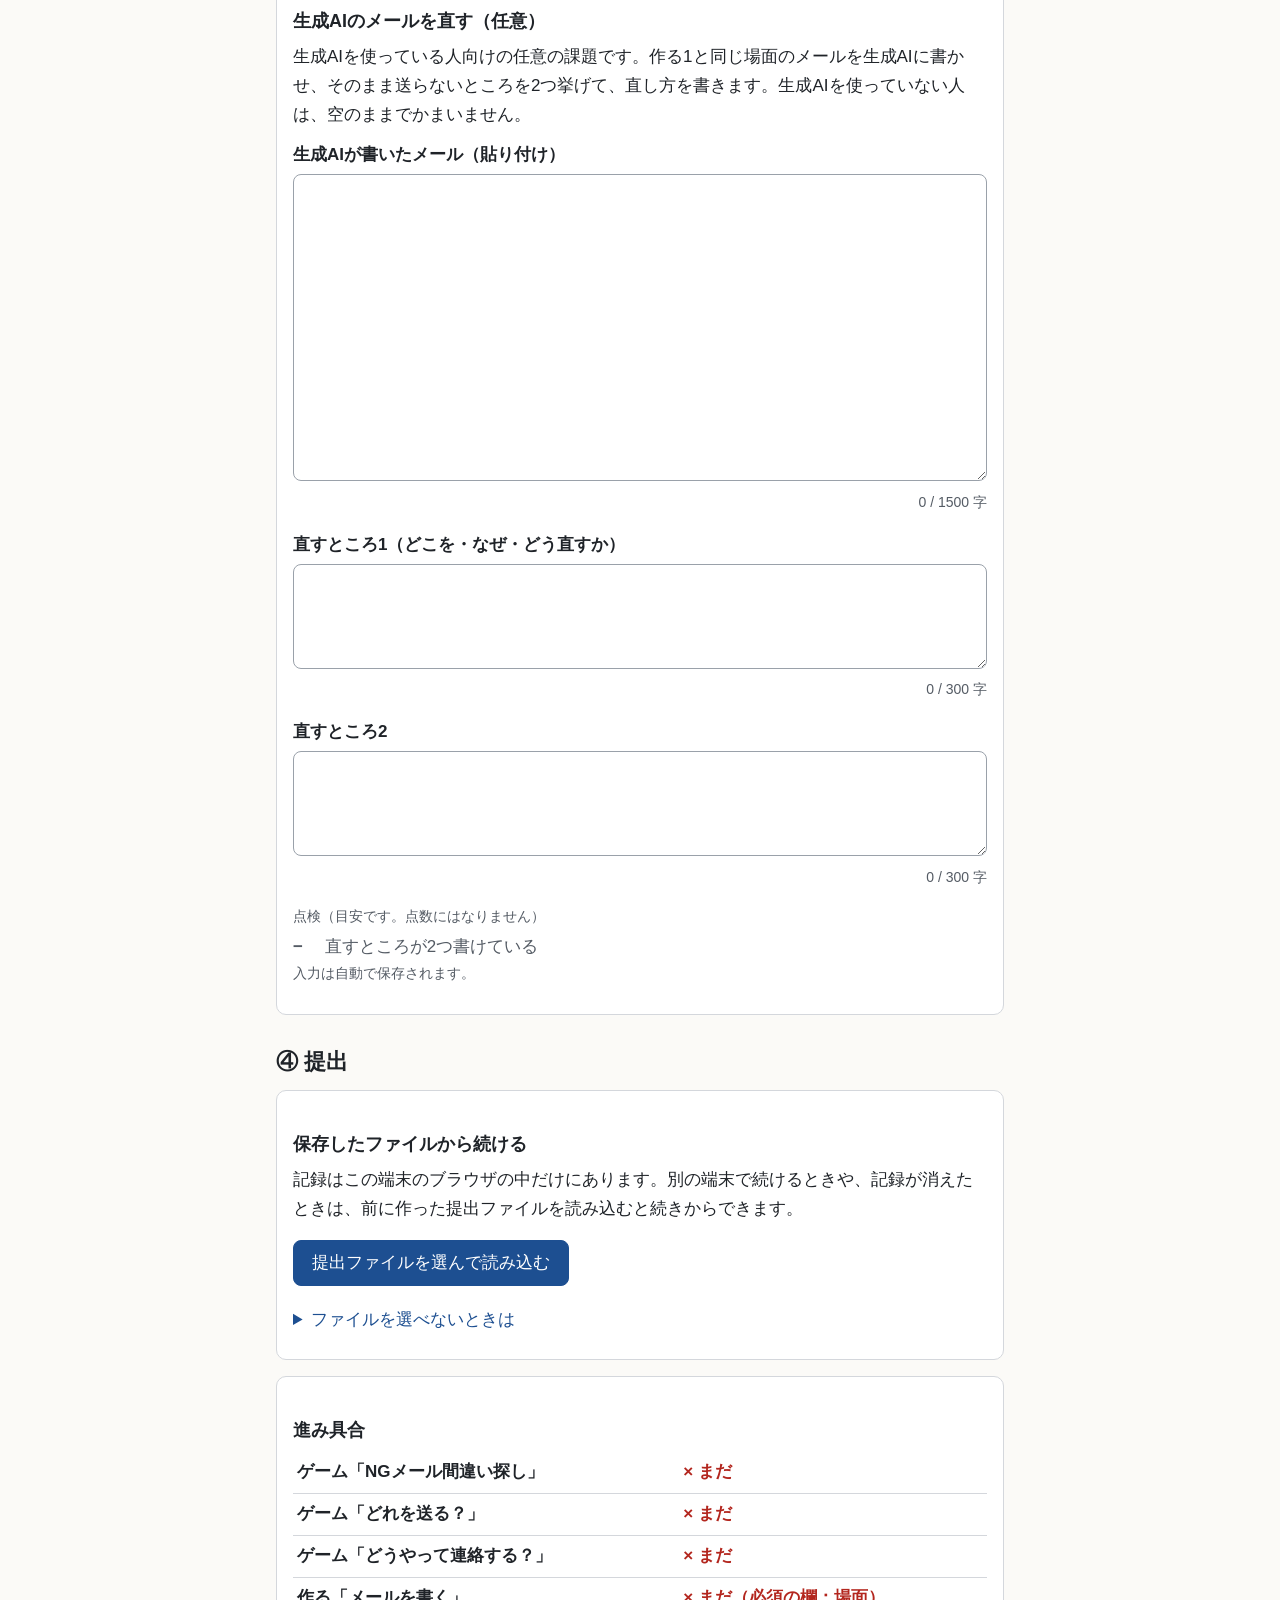
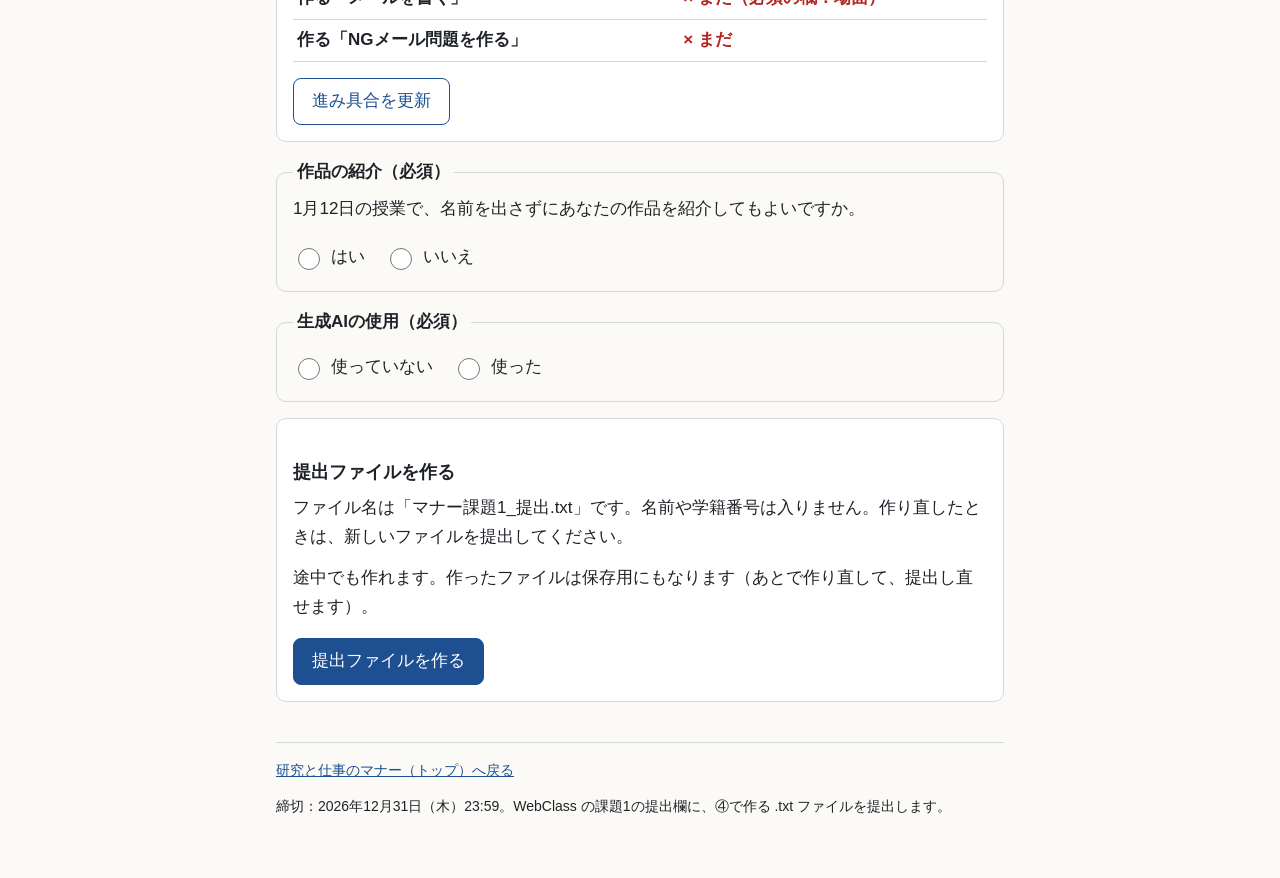
<file: k1/index.html>
<!DOCTYPE html>
<html lang="ja">
<head>
<meta charset="utf-8">
<meta name="viewport" content="width=device-width, initial-scale=1">
<title>課題1 メールのマナーを学ぶ｜研究と仕事のマナー</title>
<link rel="stylesheet" href="../assets/css/site.css">
</head>
<body>
<header class="site-head">
  <div class="wrap">
    <a class="home" href="../">← 研究と仕事のマナー（トップ）</a>
    <h1>課題1 メールのマナーを学ぶ</h1>
    <p class="lead">先生や会社に送るメールには、決まった形があります。形を覚えると、相手に早く正確に伝わり、返事ももらいやすくなります。</p>
    <nav aria-label="この課題の段">
      <ul class="steps">
        <li><a href="#learn-sec">① 学ぶ</a></li>
        <li><a href="#games-sec">② ゲーム</a></li>
        <li><a href="#compose-sec">③ 作る</a></li>
        <li><a href="#submit-sec">④ 提出</a></li>
      </ul>
    </nav>
  </div>
</header>
<main class="wrap">
  <section class="stage" id="learn-sec">
    <h2>① 学ぶ</h2>
    <div id="learn"><p class="pending">準備中です。</p></div>
  </section>
  <section class="stage" id="games-sec">
    <h2>② ゲーム</h2>
    <div id="games"><p class="pending">準備中です。</p></div>
  </section>
  <section class="stage" id="compose-sec">
    <h2>③ 作る</h2>
    <div id="compose"><p class="pending">準備中です。</p></div>
  </section>
  <section class="stage" id="submit-sec">
    <h2>④ 提出</h2>
    <div id="submit"><p class="pending">準備中です。</p></div>
  </section>
  <footer class="site-foot">
    <p><a href="../">研究と仕事のマナー（トップ）へ戻る</a></p>
    <p>締切：2026年12月31日（木）23:59。WebClass の課題1の提出欄に、④で作る .txt ファイルを提出します。</p>
  </footer>
</main>
<script src="../assets/js/scoring.js"></script>
<script src="../assets/js/core.js"></script>
<script src="../assets/js/games.js"></script>
<script src="../assets/js/compose.js"></script>
<script>
  // 課題1の組み立て。問題と解説は data/k1.json に入れる。
  // 作るのフォーム（checks は関数なので JSON ではなくここに書く）
  // 文字列の点検に使う小さな道具
  function lines(t) { return String(t || "").split("\n"); }
  // 先頭の空白・空行を除いた最初の n 行（各行の前後の空白も除く）
  function firstLines(t, n) { return lines(String(t || "").replace(/^\s+/, "")).slice(0, n).map(function (l) { return l.trim(); }); }
  function lastLines(t, n) { return lines(String(t || "").replace(/\s+$/, "")).slice(-n).join("\n"); }
  function filled(t, n) { return String(t || "").trim().length >= n; }

  var COMPOSE = [
    {
      id: "mail",
      title: "メールを書く",
      intro: "次の場面から1つ選び、先生や会社に送るメールを書きます。名前は架空の人物「玉川 みらい」（工学部 1年、学籍番号 99Z9999、mirai.tamagawa@example.ac.jp）を使います。自分の名前は書きません。",
      fields: [
        { id: "scene", label: "場面", type: "radio", required: true,
          options: [
            { id: "A", t: "A：レポートの締切（11月20日）に、体調不良で3日ほど間に合いそうにない。百瀬先生に延長をお願いする。" },
            { id: "B", t: "B：授業を欠席した。WebClass に配布資料が見当たらないので、百瀬先生に受け取り方を聞く。" },
            { id: "C", t: "C：会社（株式会社サンプル工業 人事部 一ノ瀬様）とのインターンシップ面談（11月10日 14時）が、大学の試験と重なった。日程の変更をお願いする。" },
            { id: "D", t: "D：研究室の見学をしたい。まだ話したことのない九条先生に、初めてメールでお願いする。" }
          ] },
        { id: "to", label: "宛先", type: "text", max: 80, placeholder: "例：momose@example.ac.jp" },
        { id: "subject", label: "件名", type: "text", max: 80 },
        { id: "body", label: "本文（宛名から署名まで）", type: "textarea", rows: 14, max: 1200 }
      ],
      checks: [
        { id: "subject_len", label: "件名が8字以上ある", test: function (v) { return v.subject.trim().length >= 8; } },
        // 会社あては「株式会社サンプル工業」「人事部 一ノ瀬様」の 2 行に書いてもよい
        { id: "greeting", label: "宛名がある（本文の最初の3行のどれかが「先生」か「様」で終わる）", test: function (v) {
          return firstLines(v.body, 3).some(function (l) { return /(先生|様)$/.test(l); });
        } },
        { id: "no_double", label: "「先生様」「様 御中」「様御中」が入っていない", test: function (v) { return !/先生様|様\s*御中/.test(v.subject + "\n" + v.body); } },
        { id: "self_intro", label: "名乗りがある（本文の最初の5行に「玉川」が入っている）", test: function (v) { return firstLines(v.body, 5).join("\n").indexOf("玉川") >= 0; } },
        { id: "closing", label: "「よろしくお願い」が入っている", test: function (v) { return v.body.indexOf("よろしくお願い") >= 0; } },
        { id: "signature", label: "署名がある（本文の最後の3行に「99Z9999」か「@example」が入っている）", test: function (v) { var t = lastLines(v.body, 3); return t.indexOf("99Z9999") >= 0 || t.indexOf("@example") >= 0; } },
        { id: "body_len", label: "本文が150字以上600字以下", test: function (v) { var n = v.body.trim().length; return n >= 150 && n <= 600; } }
      ]
    },
    {
      id: "ngmail",
      title: "NGメール問題を作る",
      intro: "今度はあなたが問題を作る番です。間違いを3つ以上わざと入れたメールを作り、その答えを書きます。よくできた問題は、名前を出さずに1月12日の授業で紹介し、来年度のゲームに加えることがあります。",
      fields: [
        { id: "scene", label: "場面の説明（誰が誰に、何のために送るメールか）", type: "text", max: 200 },
        { id: "subject", label: "件名", type: "text", max: 80 },
        { id: "body", label: "本文", type: "textarea", rows: 12, max: 1200 },
        { id: "answer1", label: "間違い1（どこが・なぜだめか・どう直すか）", type: "textarea", rows: 3, max: 300 },
        { id: "answer2", label: "間違い2", type: "textarea", rows: 3, max: 300 },
        { id: "answer3", label: "間違い3", type: "textarea", rows: 3, max: 300 },
        { id: "answer4", label: "間違い4（任意）", type: "textarea", rows: 3, max: 300 }
      ],
      checks: [
        { id: "scene_len", label: "場面が書けている（10字以上）", test: function (v) { return filled(v.scene, 10); } },
        { id: "body_len", label: "本文が100字以上ある", test: function (v) { return filled(v.body, 100); } },
        { id: "answers", label: "答えが3つ以上書けている（各20字以上）", test: function (v) {
          return ["answer1", "answer2", "answer3", "answer4"].filter(function (f) { return filled(v[f], 20); }).length >= 3;
        } }
      ]
    },
    {
      id: "aimail",
      title: "生成AIのメールを直す（任意）",
      intro: "生成AIを使っている人向けの任意の課題です。作る1と同じ場面のメールを生成AIに書かせ、そのまま送らないところを2つ挙げて、直し方を書きます。生成AIを使っていない人は、空のままでかまいません。",
      fields: [
        { id: "ai_text", label: "生成AIが書いたメール（貼り付け）", type: "textarea", rows: 10, max: 1500 },
        { id: "fix1", label: "直すところ1（どこを・なぜ・どう直すか）", type: "textarea", rows: 3, max: 300 },
        { id: "fix2", label: "直すところ2", type: "textarea", rows: 3, max: 300 }
      ],
      checks: [
        { id: "fixes", label: "直すところが2つ書けている", test: function (v) { return filled(v.fix1, 1) && filled(v.fix2, 1); } }
      ]
    }
  ];
  MN.page.boot({
    kadai: 1,
    data: "../data/k1.json",
    compose: COMPOSE,
    submit: { requiredGames: ["find", "choice", "channel"], requiredCompose: ["mail", "ngmail"] }
  });
</script>
</body>
</html>
</file>
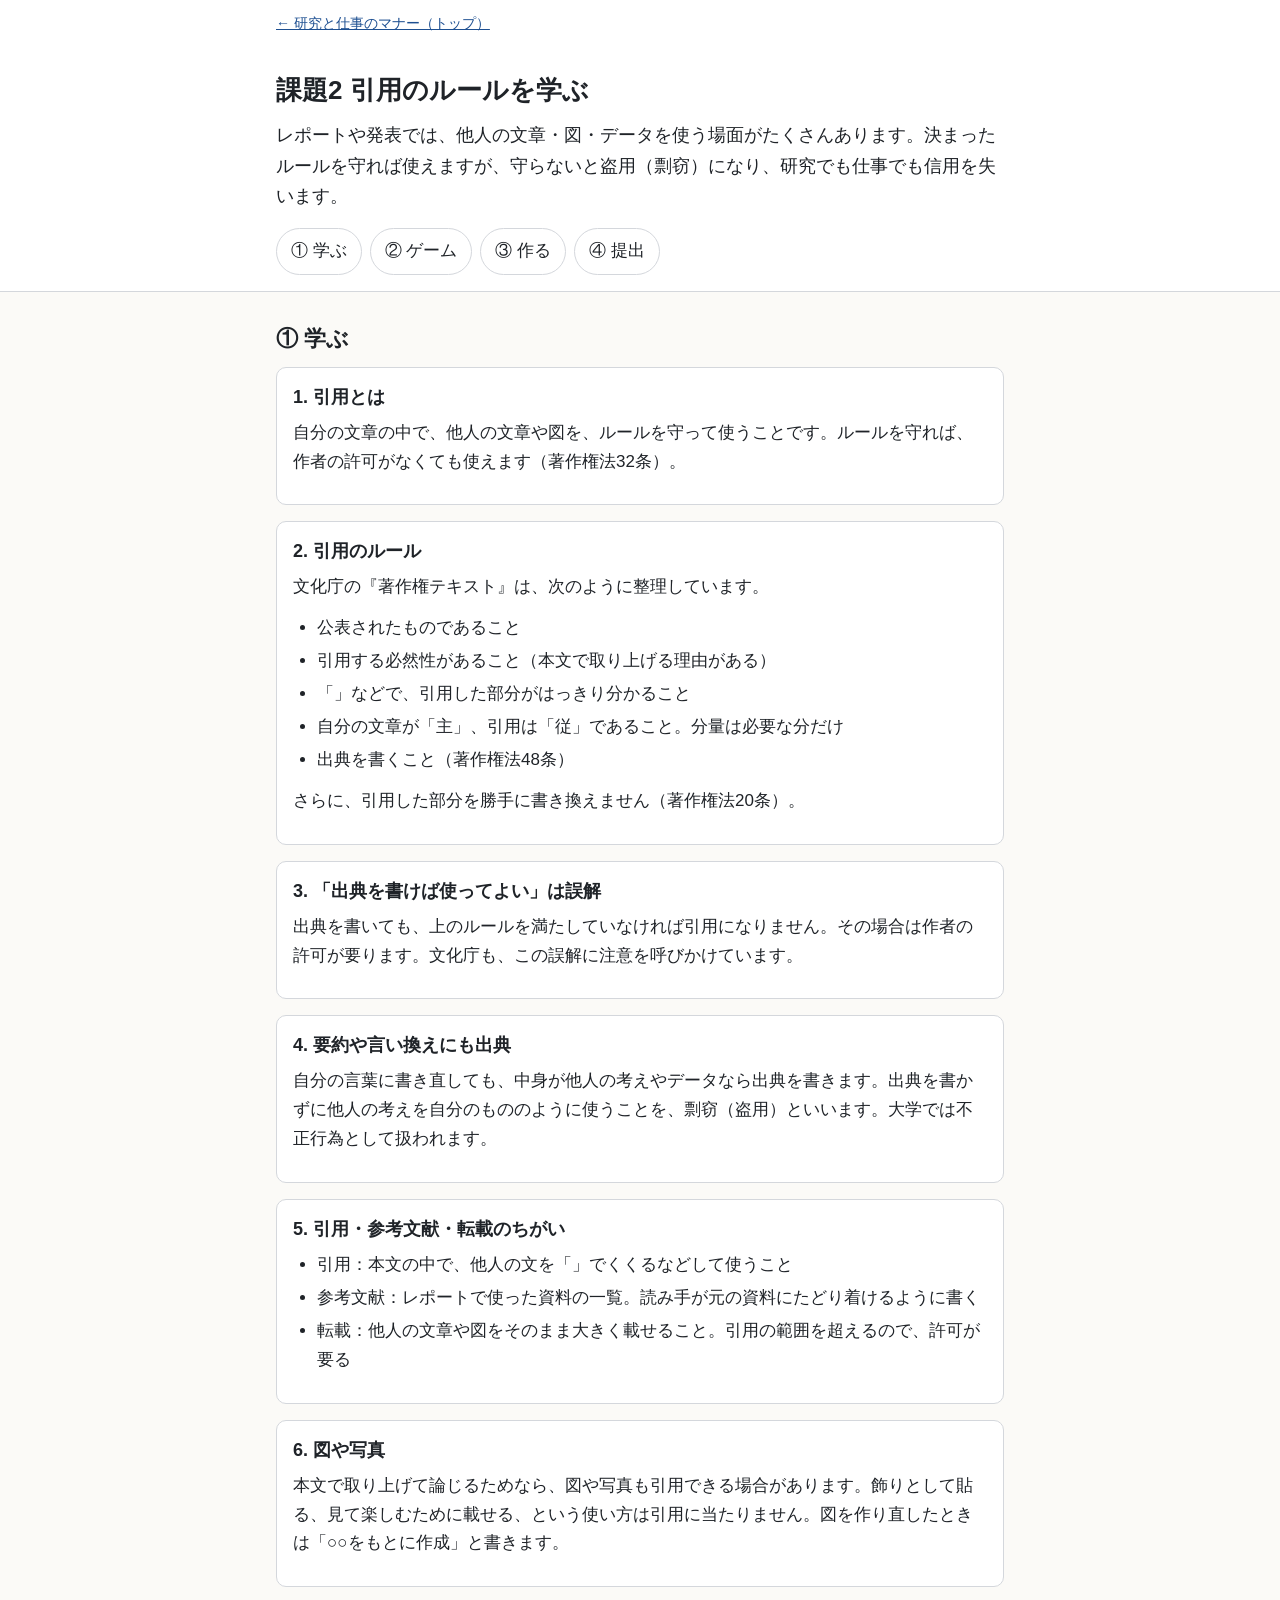
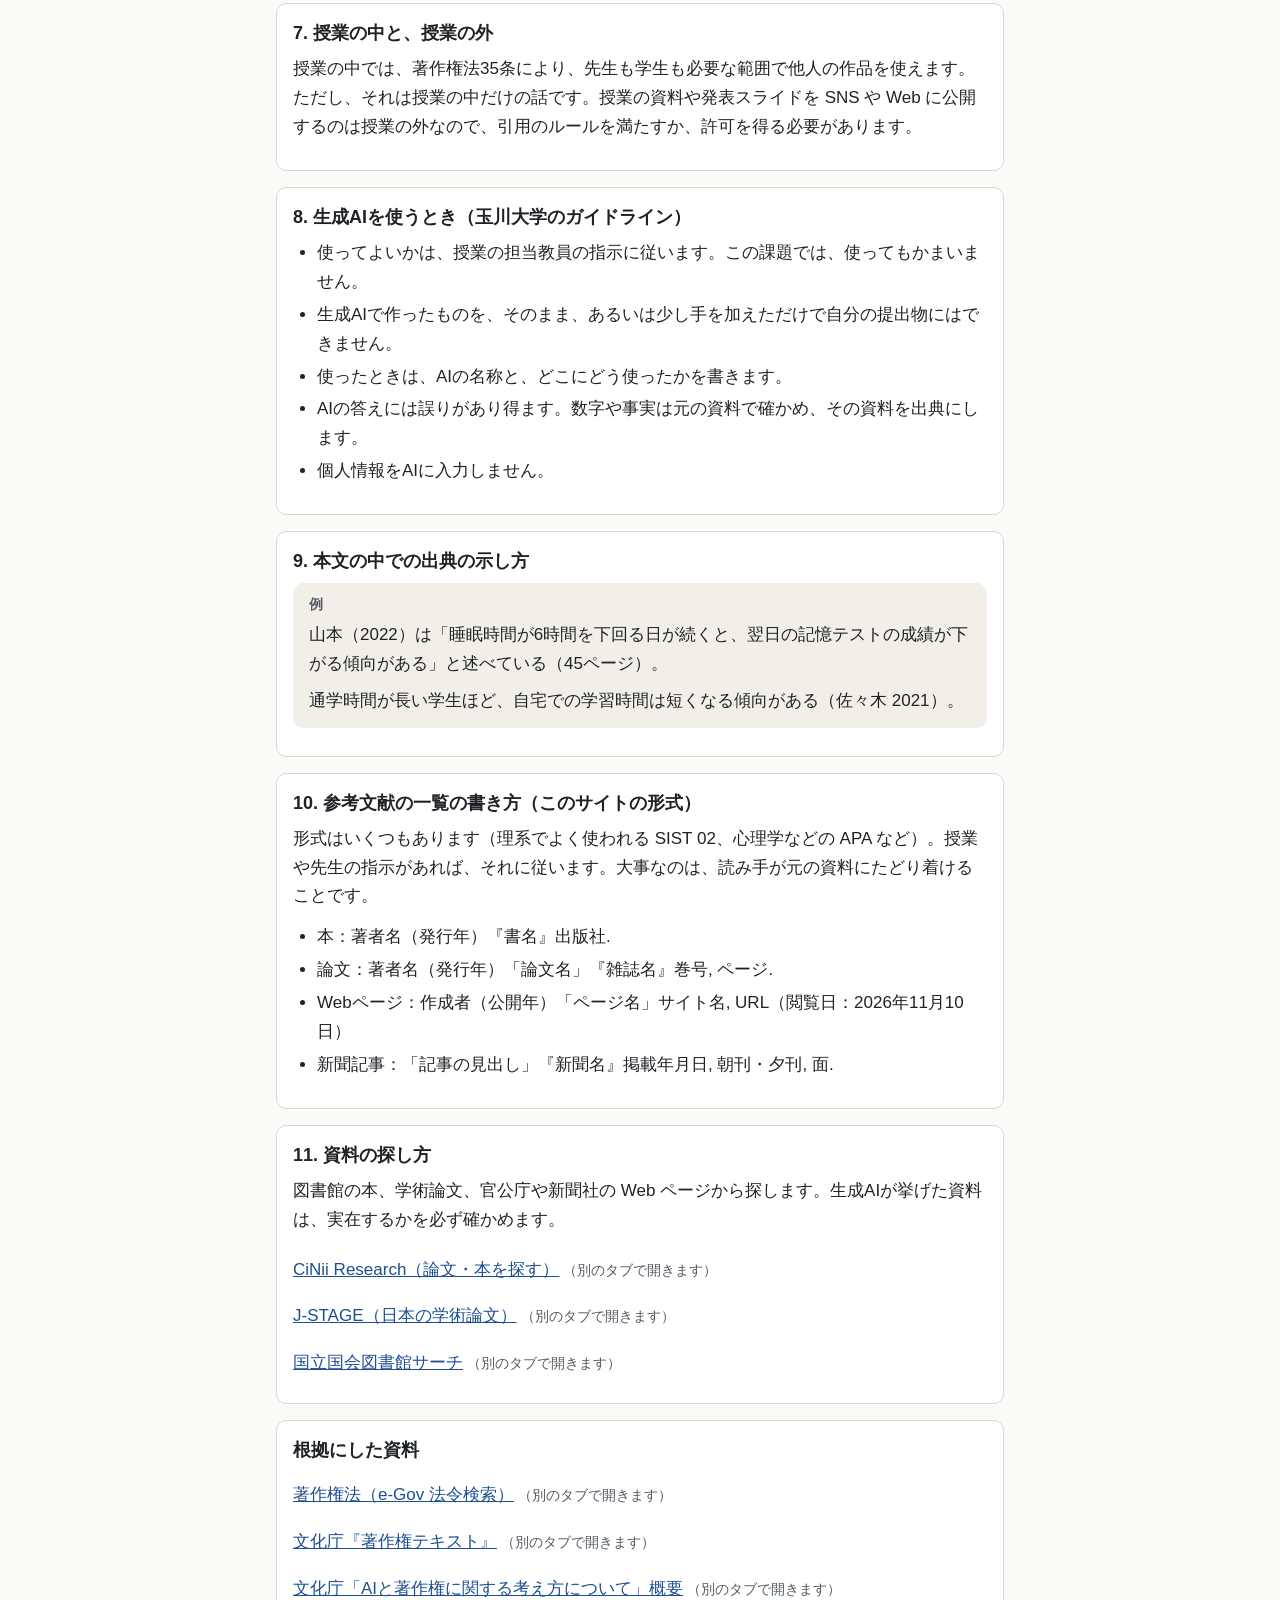
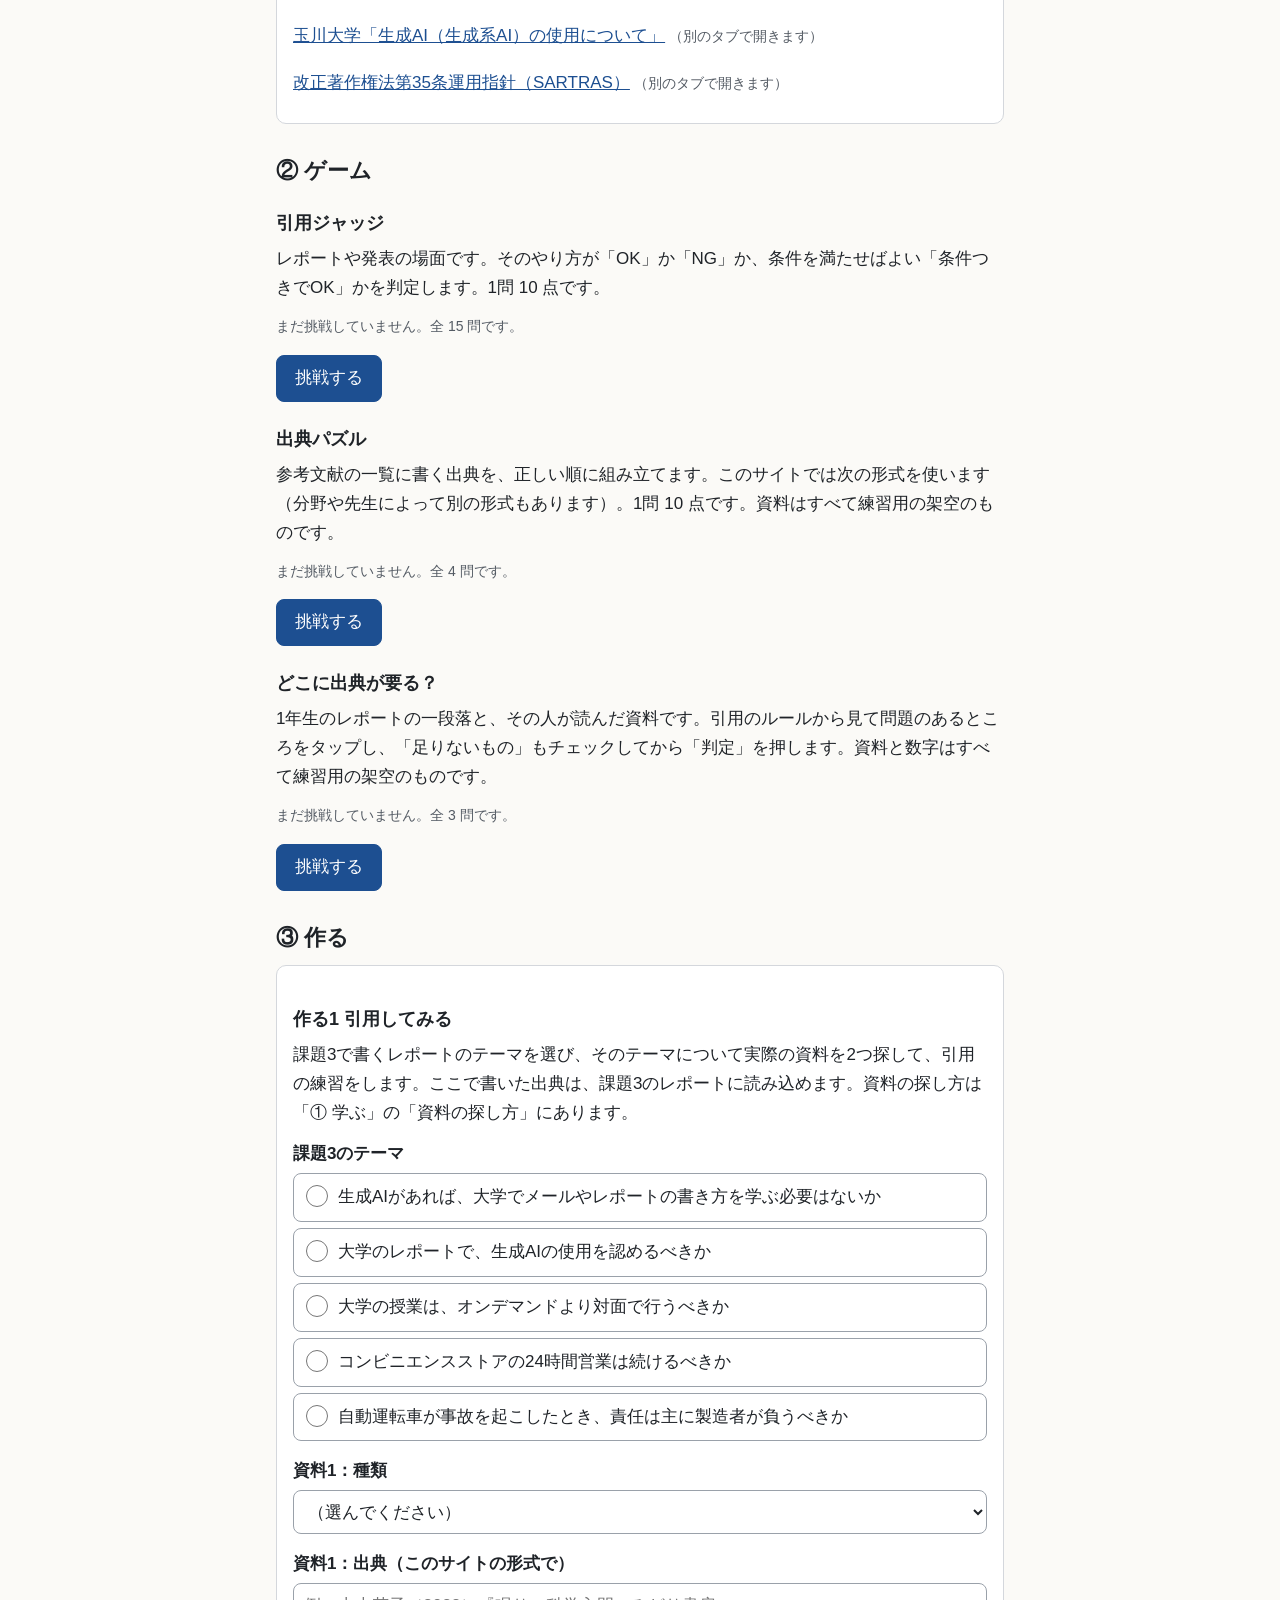
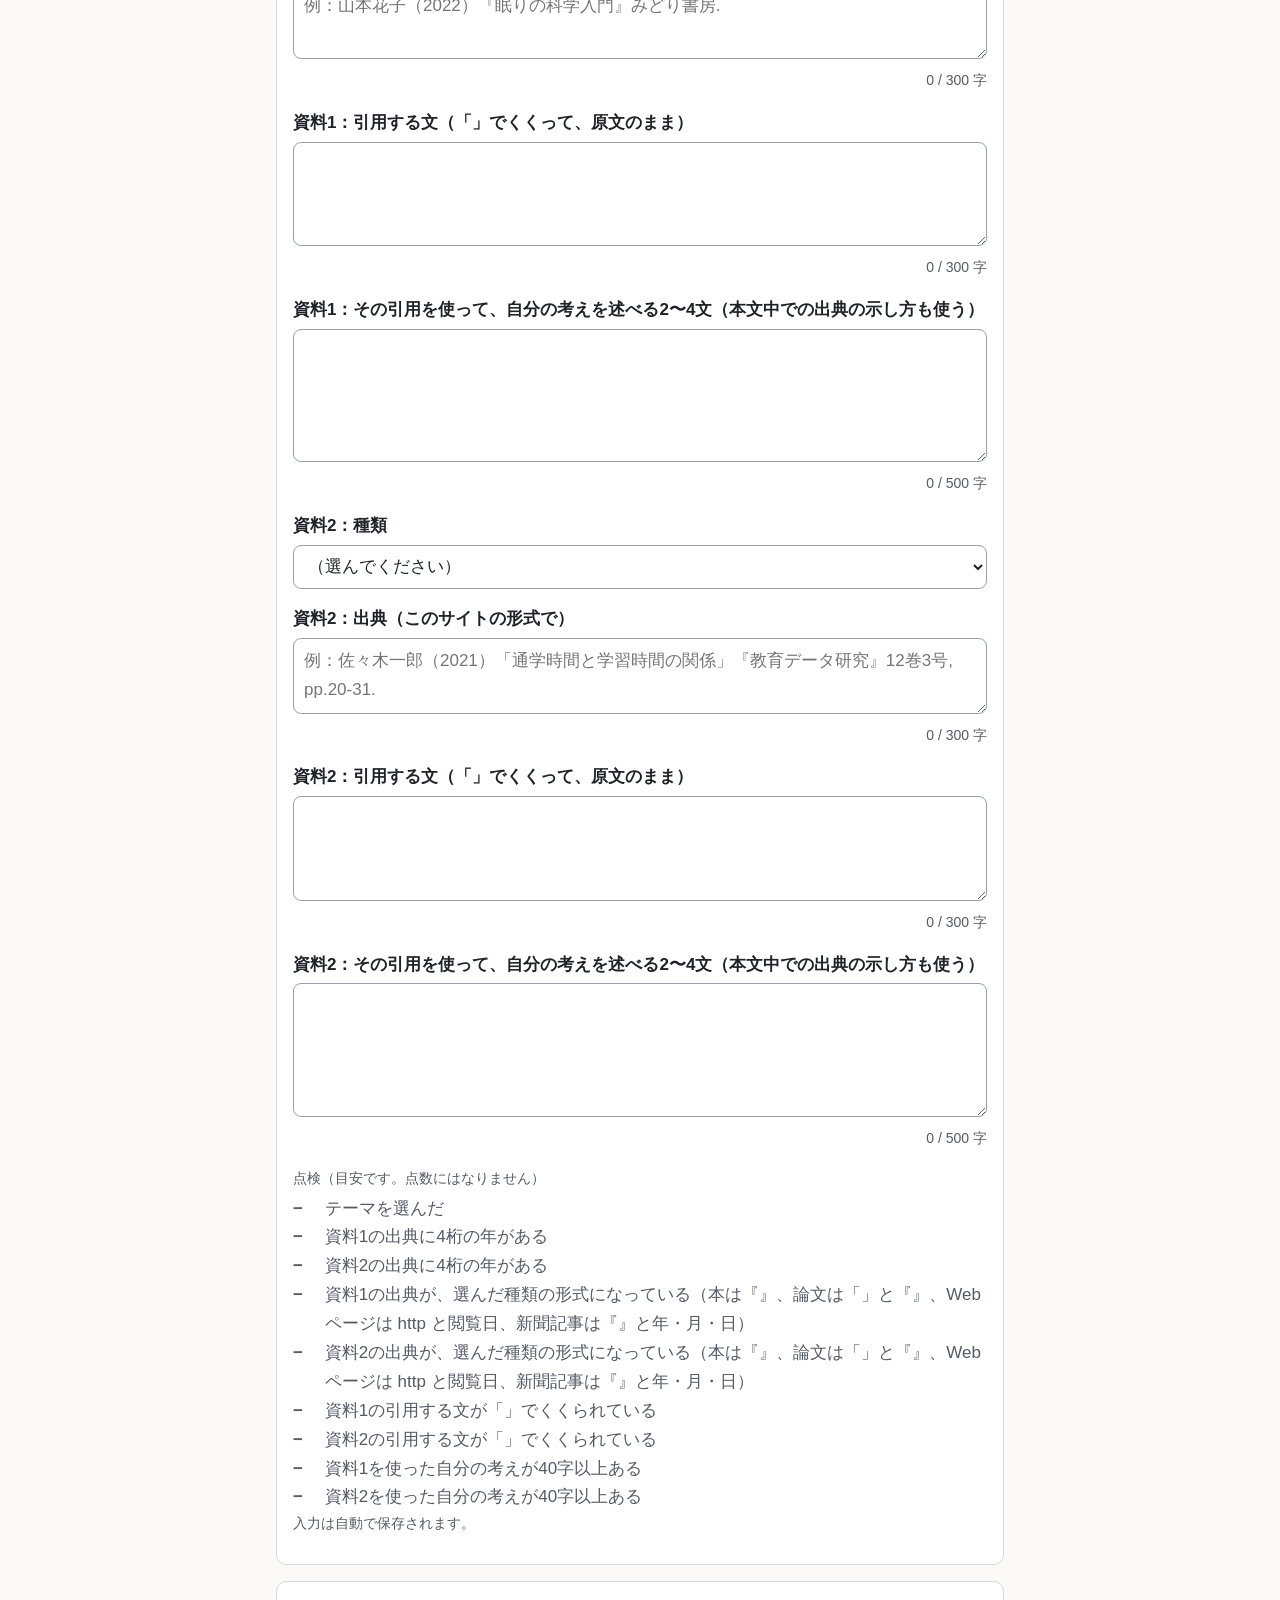
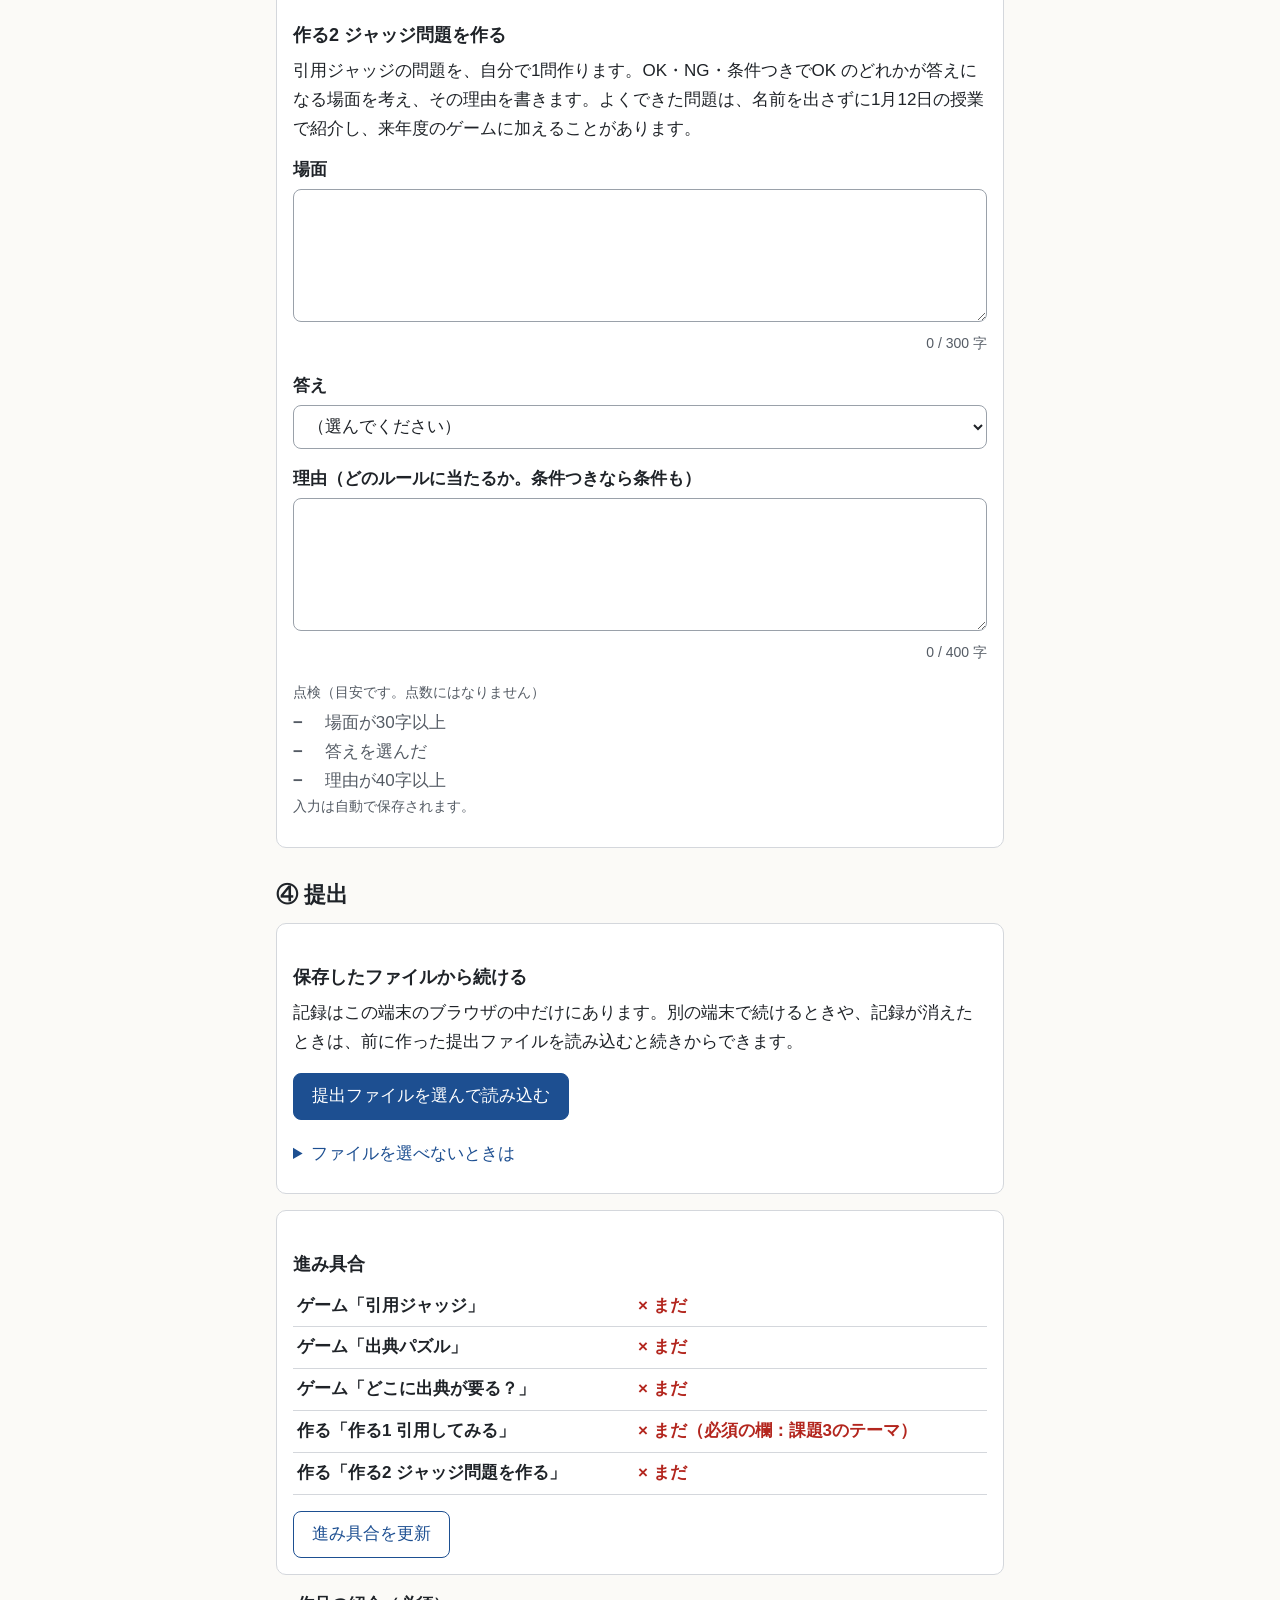
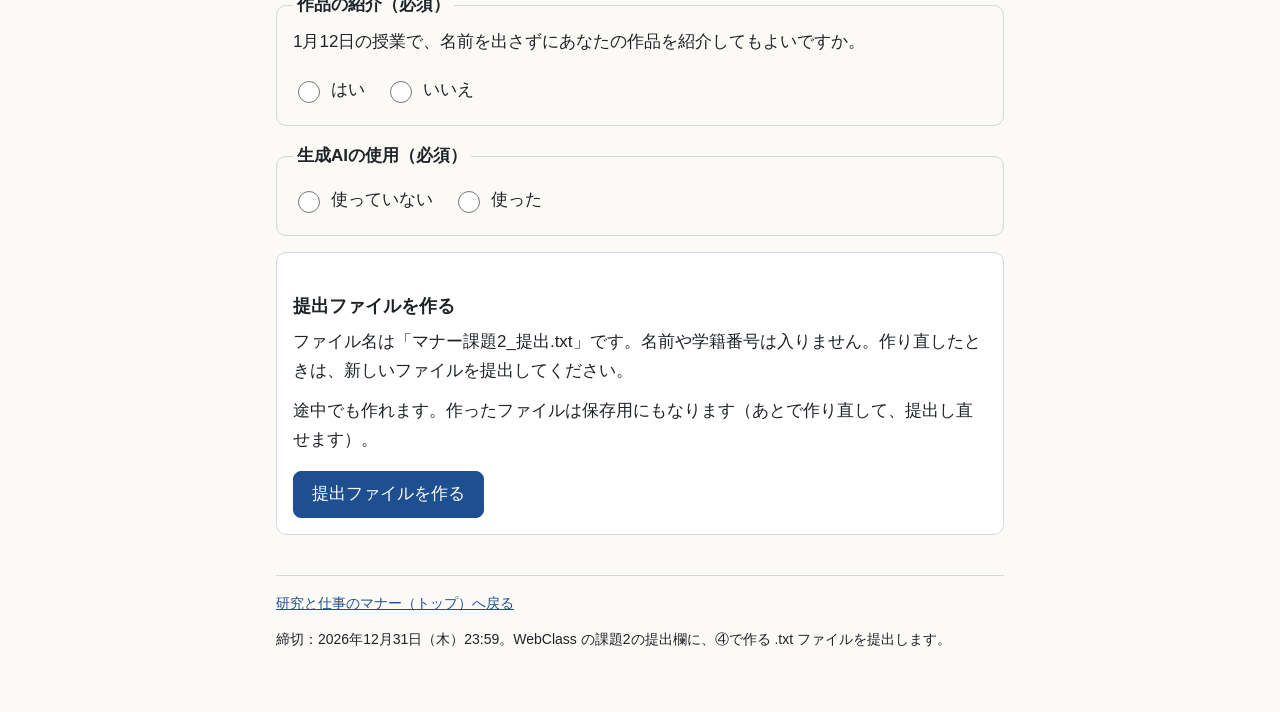
<file: k2/index.html>
<!DOCTYPE html>
<html lang="ja">
<head>
<meta charset="utf-8">
<meta name="viewport" content="width=device-width, initial-scale=1">
<title>課題2 引用のルールを学ぶ｜研究と仕事のマナー</title>
<link rel="stylesheet" href="../assets/css/site.css">
</head>
<body>
<header class="site-head">
  <div class="wrap">
    <a class="home" href="../">← 研究と仕事のマナー（トップ）</a>
    <h1>課題2 引用のルールを学ぶ</h1>
    <p class="lead">レポートや発表では、他人の文章・図・データを使う場面がたくさんあります。決まったルールを守れば使えますが、守らないと盗用（剽窃）になり、研究でも仕事でも信用を失います。</p>
    <nav aria-label="この課題の段">
      <ul class="steps">
        <li><a href="#learn-sec">① 学ぶ</a></li>
        <li><a href="#games-sec">② ゲーム</a></li>
        <li><a href="#compose-sec">③ 作る</a></li>
        <li><a href="#submit-sec">④ 提出</a></li>
      </ul>
    </nav>
  </div>
</header>
<main class="wrap">
  <section class="stage" id="learn-sec">
    <h2>① 学ぶ</h2>
    <div id="learn"><p class="pending">準備中です。</p></div>
  </section>
  <section class="stage" id="games-sec">
    <h2>② ゲーム</h2>
    <div id="games"><p class="pending">準備中です。</p></div>
  </section>
  <section class="stage" id="compose-sec">
    <h2>③ 作る</h2>
    <div id="compose"><p class="pending">準備中です。</p></div>
  </section>
  <section class="stage" id="submit-sec">
    <h2>④ 提出</h2>
    <div id="submit"><p class="pending">準備中です。</p></div>
  </section>
  <footer class="site-foot">
    <p><a href="../">研究と仕事のマナー（トップ）へ戻る</a></p>
    <p>締切：2026年12月31日（木）23:59。WebClass の課題2の提出欄に、④で作る .txt ファイルを提出します。</p>
  </footer>
</main>
<script src="../assets/js/scoring.js"></script>
<script src="../assets/js/core.js"></script>
<script src="../assets/js/games.js"></script>
<script src="../assets/js/compose.js"></script>
<script>
  // 課題2の組み立て。問題と解説は data/k2.json に入れる。
  // 作るのフォーム（checks は関数なので JSON ではなくここに書く）
  var KINDS = [{ id: "book", t: "本" }, { id: "paper", t: "論文" }, { id: "web", t: "Webページ" }, { id: "news", t: "新聞記事" }];
  var ANSWERS = [{ id: "ok", t: "OK" }, { id: "ng", t: "NG" }, { id: "cond", t: "条件つきでOK" }];
  // 全角の数字・記号も半角にそろえてから調べる
  function norm(s) { s = String(s || ""); return s.normalize ? s.normalize("NFKC") : s; }
  function has(s) { var t = norm(s); return Array.prototype.slice.call(arguments, 1).every(function (x) { return t.indexOf(x) >= 0; }); }
  function hasYear(s) { return /(^|[^0-9])[0-9]{4}(?![0-9])/.test(norm(s)); }
  // 種類ごとの形式：本『』／論文「」と『』／Webページ http と閲覧日／新聞記事『』と年・月・日
  function kindOk(kind, ref) {
    if (kind === "book") return has(ref, "『", "』");
    if (kind === "paper") return has(ref, "「", "」", "『", "』");
    if (kind === "web") return has(ref, "http", "閲覧日");
    if (kind === "news") return has(ref, "『", "』", "年", "月", "日");
    return false;
  }
  function quoted(s) { return /^「[\s\S]*[^\s」][\s\S]*」$/.test(String(s || "").trim()); }
  function srcFields(n, example) {
    return [
      { id: "src" + n + "_kind", label: "資料" + n + "：種類", type: "select", options: KINDS },
      { id: "src" + n + "_ref", label: "資料" + n + "：出典（このサイトの形式で）", type: "textarea", rows: 2, max: 300, placeholder: example },
      { id: "src" + n + "_quote", label: "資料" + n + "：引用する文（「」でくくって、原文のまま）", type: "textarea", rows: 3, max: 300 },
      { id: "src" + n + "_use", label: "資料" + n + "：その引用を使って、自分の考えを述べる2〜4文（本文中での出典の示し方も使う）", type: "textarea", rows: 4, max: 500 }
    ];
  }
  function srcChecks(n) {
    var p = "src" + n;
    return {
      year: { id: p + "_year", label: "資料" + n + "の出典に4桁の年がある", test: function (v) { return hasYear(v[p + "_ref"]); } },
      form: { id: p + "_form", label: "資料" + n + "の出典が、選んだ種類の形式になっている（本は『』、論文は「」と『』、Webページは http と閲覧日、新聞記事は『』と年・月・日）",
        test: function (v) { return kindOk(v[p + "_kind"], v[p + "_ref"]); } },
      quote: { id: p + "_quote", label: "資料" + n + "の引用する文が「」でくくられている", test: function (v) { return quoted(v[p + "_quote"]); } },
      use: { id: p + "_use", label: "資料" + n + "を使った自分の考えが40字以上ある", test: function (v) { return v[p + "_use"].trim().length >= 40; } }
    };
  }
  var C1 = srcChecks(1), C2 = srcChecks(2);
  var COMPOSE = [
    {
      id: "cite",
      title: "作る1 引用してみる",
      intro: "課題3で書くレポートのテーマを選び、そのテーマについて実際の資料を2つ探して、引用の練習をします。ここで書いた出典は、課題3のレポートに読み込めます。資料の探し方は「① 学ぶ」の「資料の探し方」にあります。",
      fields: [{ id: "theme", label: "課題3のテーマ", type: "radio", required: true, options: MN.THEMES }]
        .concat(srcFields(1, "例：山本花子（2022）『眠りの科学入門』みどり書房."))
        .concat(srcFields(2, "例：佐々木一郎（2021）「通学時間と学習時間の関係」『教育データ研究』12巻3号, pp.20-31.")),
      checks: [
        { id: "theme", label: "テーマを選んだ", test: function (v) { return !!v.theme; } },
        C1.year, C2.year,
        C1.form, C2.form,
        C1.quote, C2.quote,
        C1.use, C2.use
      ]
    },
    {
      id: "judgemake",
      title: "作る2 ジャッジ問題を作る",
      intro: "引用ジャッジの問題を、自分で1問作ります。OK・NG・条件つきでOK のどれかが答えになる場面を考え、その理由を書きます。よくできた問題は、名前を出さずに1月12日の授業で紹介し、来年度のゲームに加えることがあります。",
      fields: [
        { id: "scene", label: "場面", type: "textarea", rows: 4, max: 300 },
        { id: "answer", label: "答え", type: "select", options: ANSWERS },
        { id: "reason", label: "理由（どのルールに当たるか。条件つきなら条件も）", type: "textarea", rows: 4, max: 400 }
      ],
      checks: [
        { id: "scene", label: "場面が30字以上", test: function (v) { return v.scene.trim().length >= 30; } },
        { id: "answer", label: "答えを選んだ", test: function (v) { return !!v.answer; } },
        { id: "reason", label: "理由が40字以上", test: function (v) { return v.reason.trim().length >= 40; } }
      ]
    }
  ];
  MN.page.boot({
    kadai: 2,
    data: "../data/k2.json",
    compose: COMPOSE,
    submit: { requiredGames: ["judge", "cite", "where"], requiredCompose: ["cite", "judgemake"] }
  });
</script>
</body>
</html>
</file>
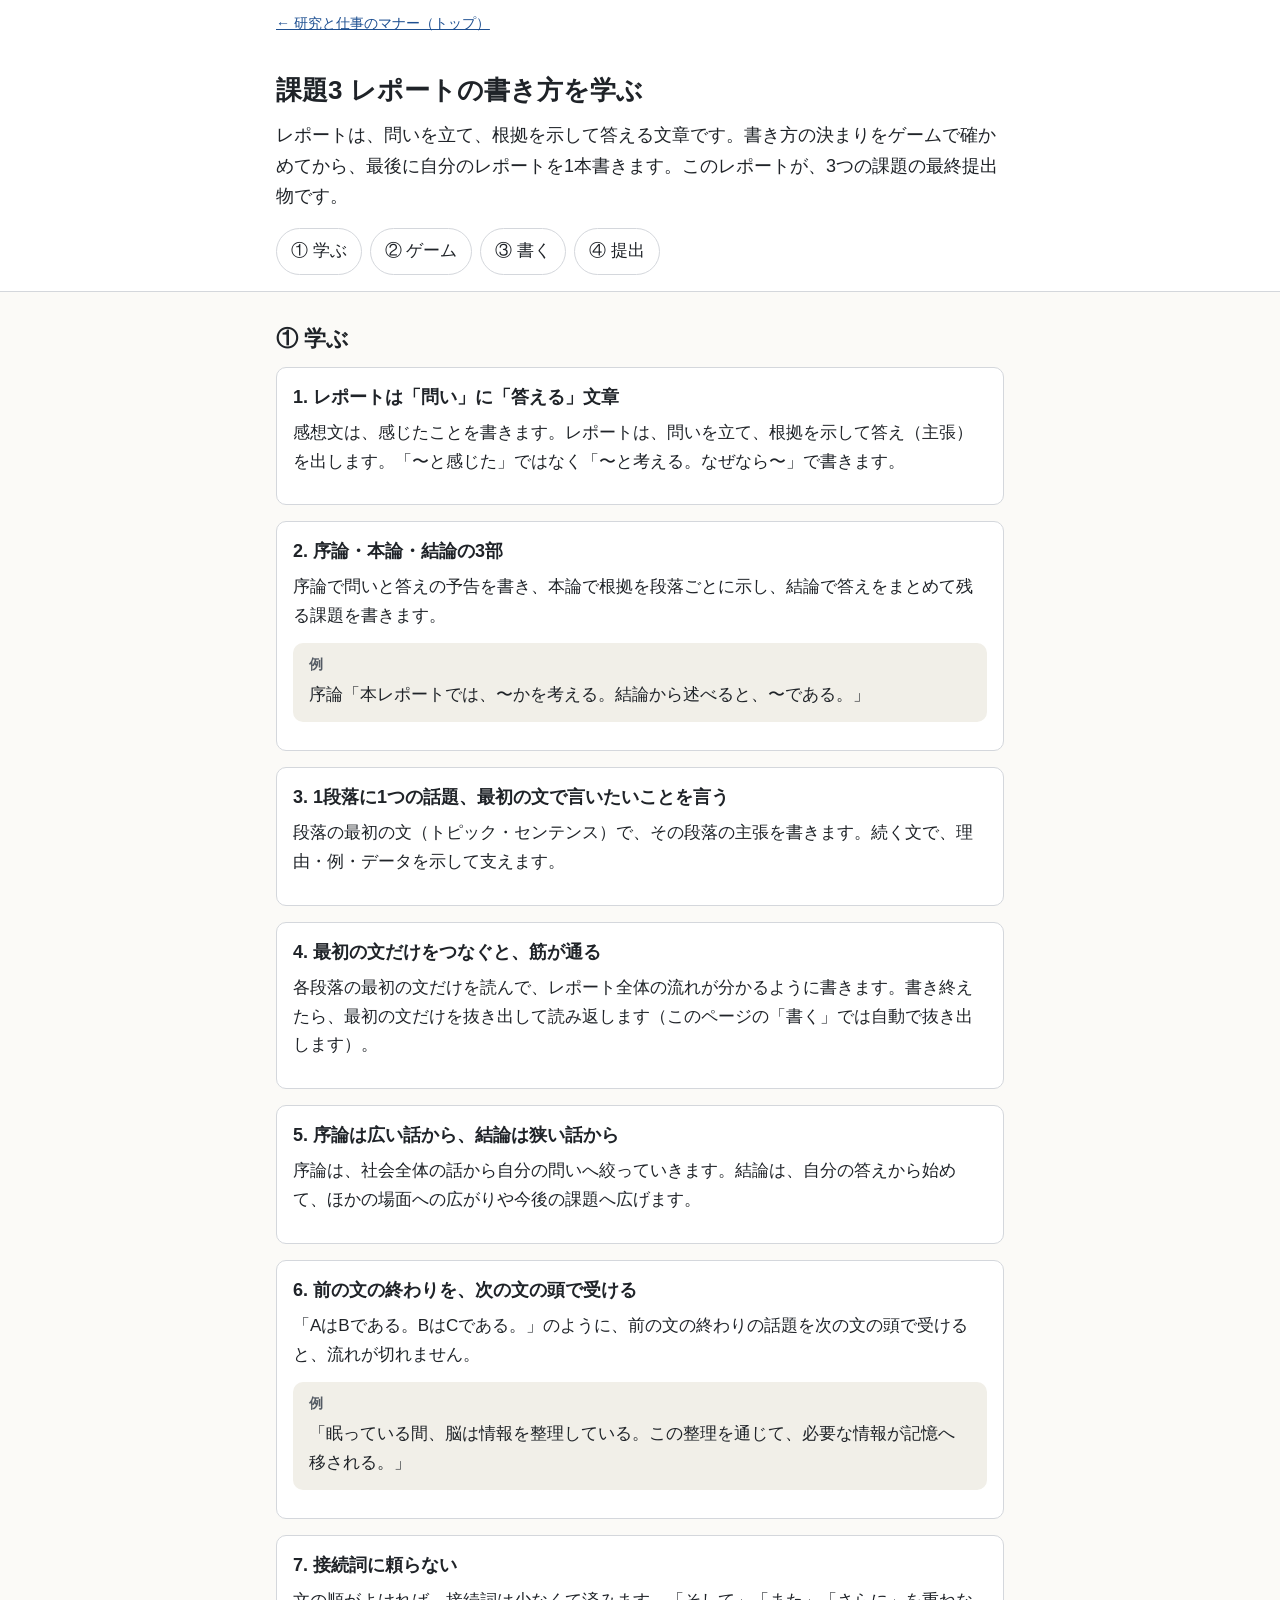
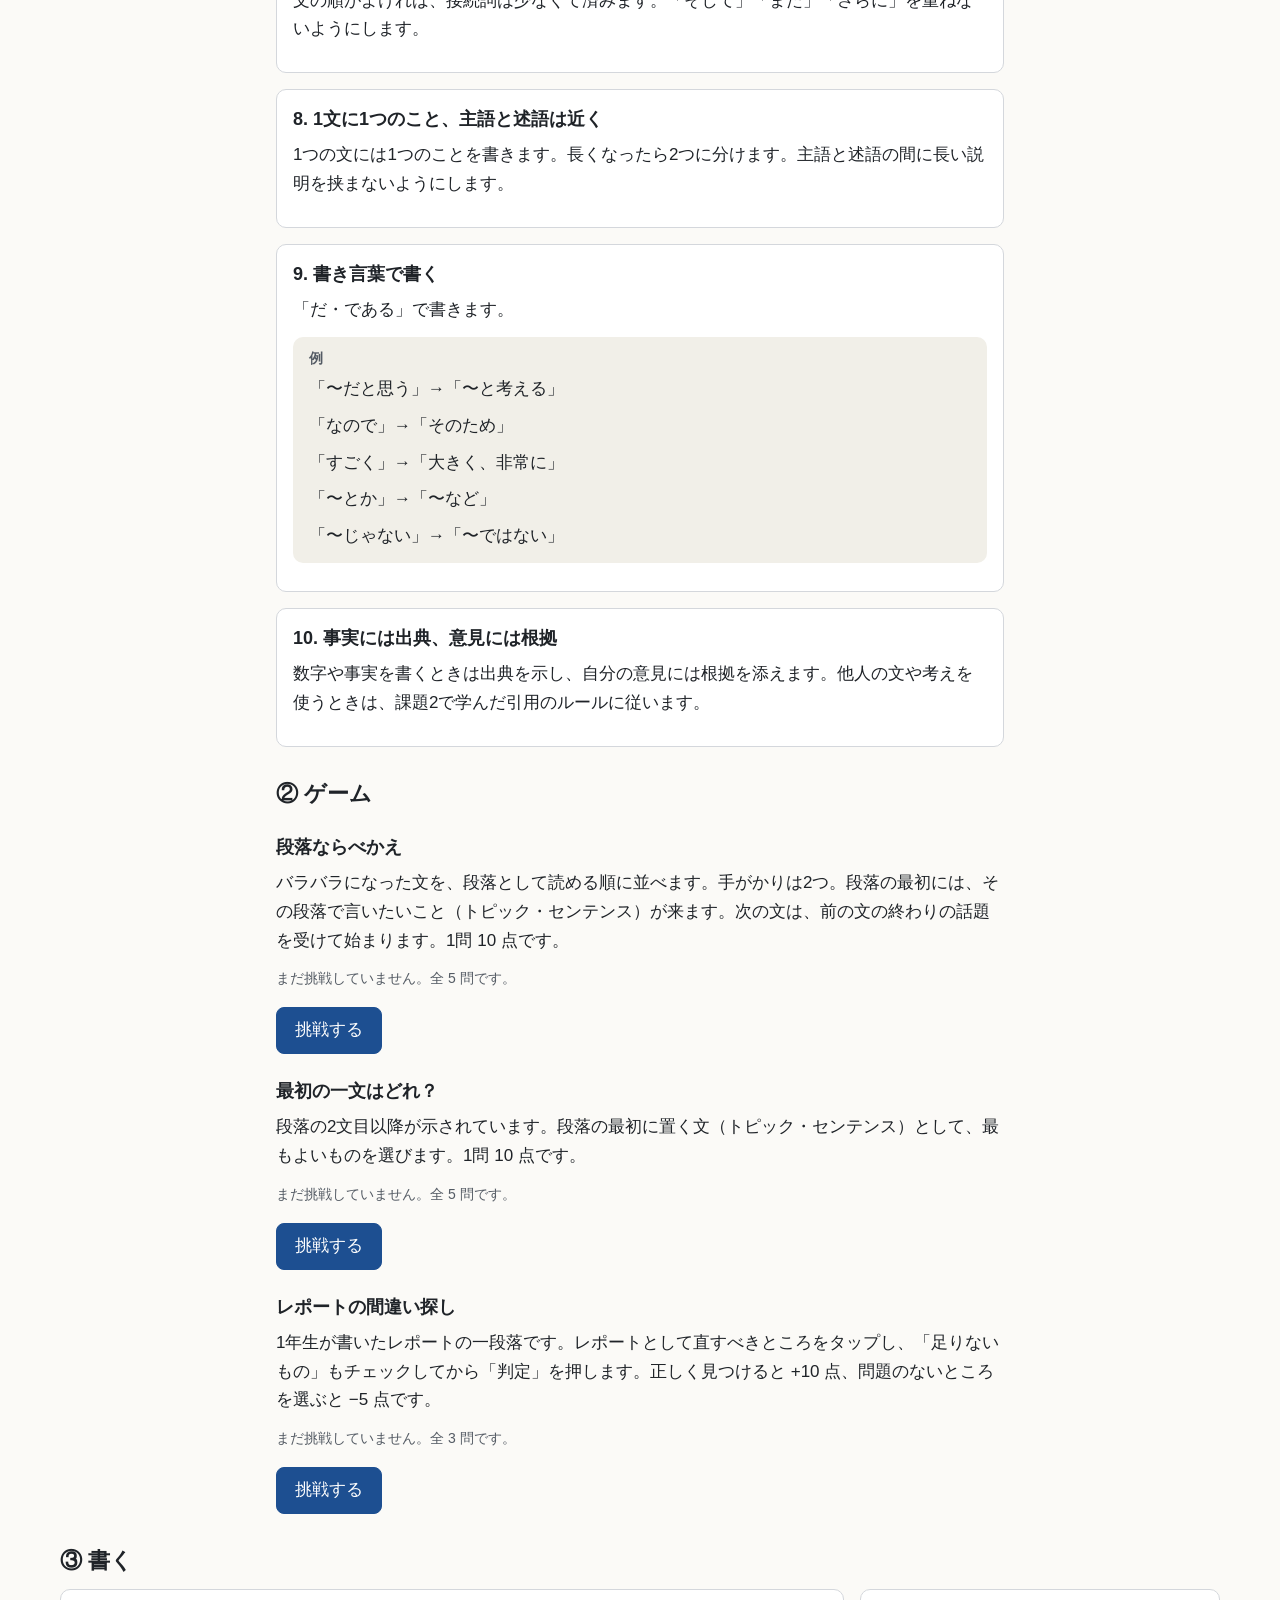
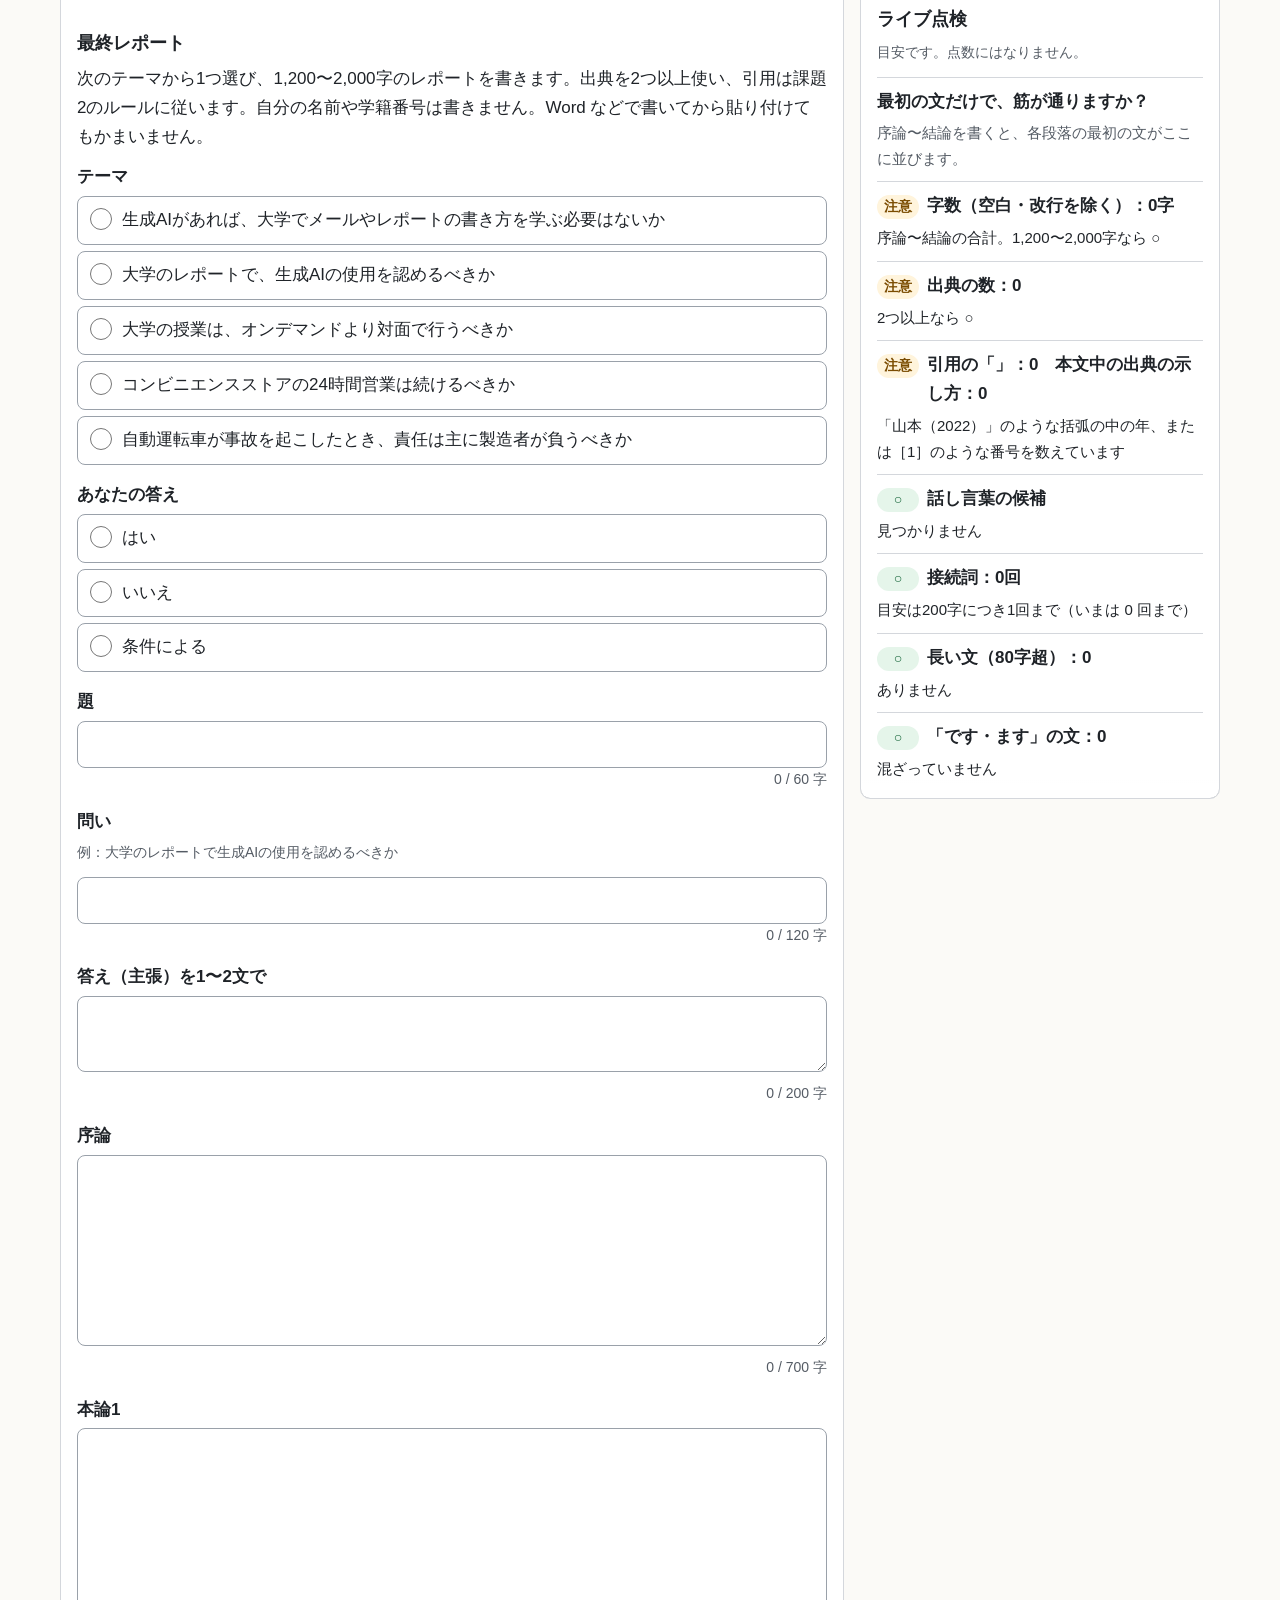
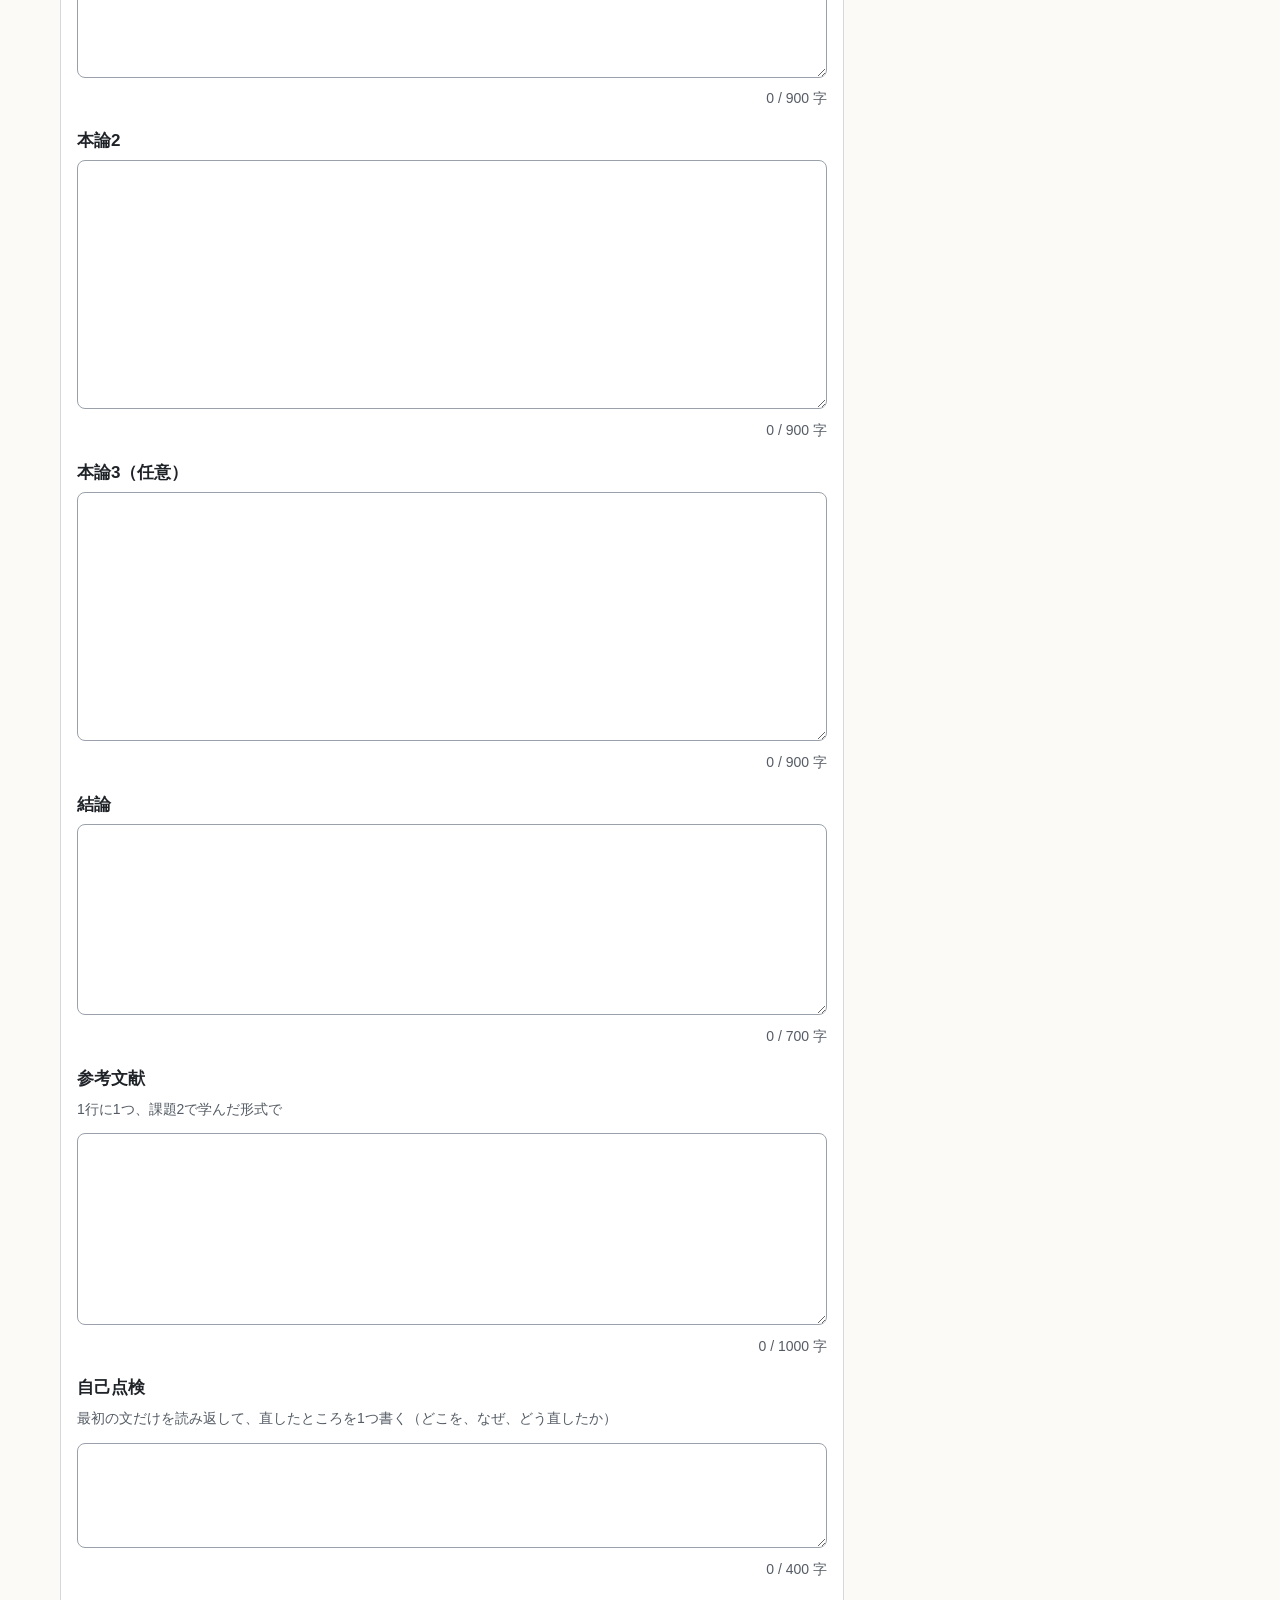
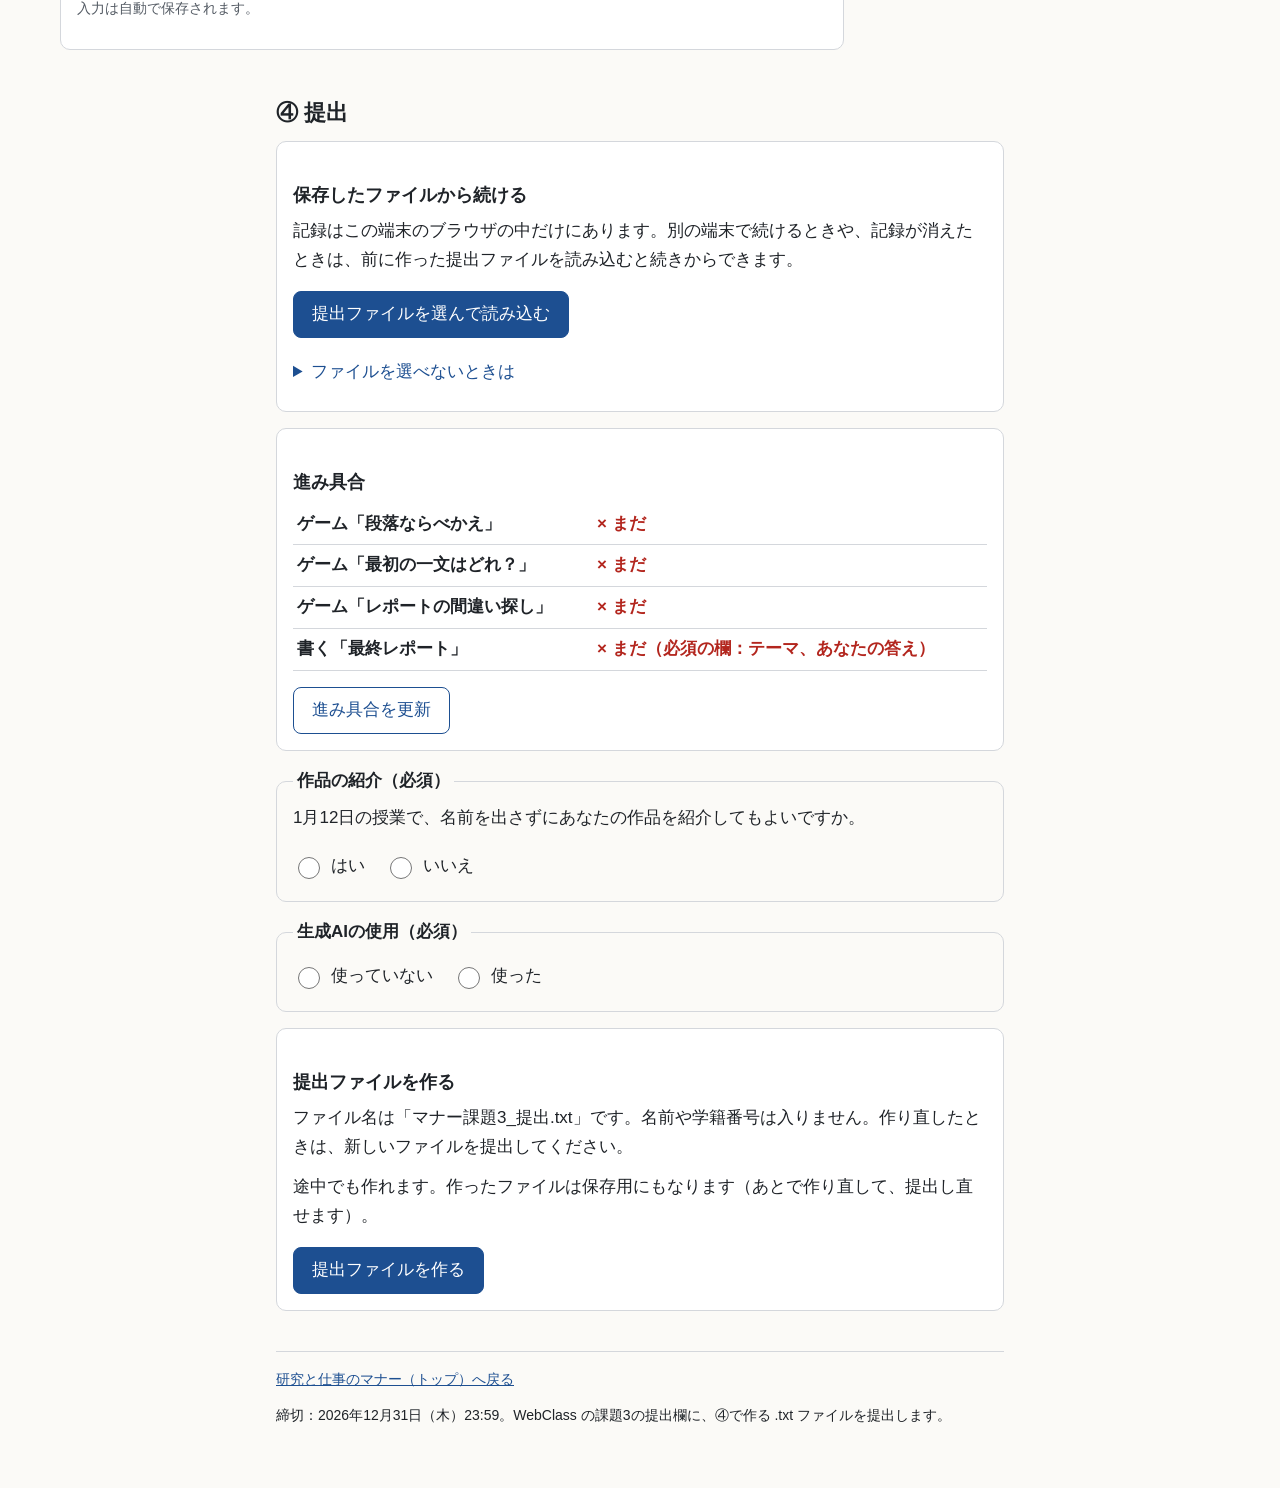
<file: k3/index.html>
<!DOCTYPE html>
<html lang="ja">
<head>
<meta charset="utf-8">
<meta name="viewport" content="width=device-width, initial-scale=1">
<title>課題3 レポートの書き方を学ぶ｜研究と仕事のマナー</title>
<link rel="stylesheet" href="../assets/css/site.css">
<style>
  /* 課題3専用：書く（最終レポート）のライブ点検 */
  .report-live h3 { margin-top: 0; }
  .report-live .live-item { border-top: 1px solid var(--line); padding: 10px 0 0; margin: 10px 0 0; }
  .report-live .live-head { display: flex; gap: 8px; align-items: baseline; font-weight: bold; }
  .report-live .live-mark { flex: none; min-width: 3em; font-size: 14px; padding: 0 6px; border-radius: 999px; text-align: center; }
  .report-live .live-mark.ok { background: var(--ok-bg); color: var(--ok); }
  .report-live .live-mark.warn { background: var(--warn-bg); color: var(--warn); }
  .report-live .live-detail { font-size: 15px; margin: 4px 0 0; }
  .report-live ol { margin: 4px 0 0; padding-left: 24px; }
  .report-live ol li { margin: 0 0 6px; }
  .report-live .ts-label { font-size: 14px; color: var(--muted); margin-right: 4px; }
  /* PC では横に並べる（本文の幅 760px の外へ広げる）。狭いときはフォームの下に回る。
     「③ 書く」の見出しも同じ幅に広げ、フォームと左端をそろえる */
  @media (min-width: 1100px) {
    #compose-sec > h2, .report-layout {
      --w: min(1160px, calc(100vw - 48px));
      width: var(--w);
      margin-left: calc((100% - var(--w)) / 2);
    }
    .report-layout {
      display: grid;
      grid-template-columns: minmax(0, 1fr) 360px;
      gap: 16px;
      align-items: start;
    }
    .report-layout > * { min-width: 0; }
    /* パネルの中でスクロールする。下に続きがあるときは下端に影を出し（下まで読むと消える）、
       スクロールバーは常に見せる（macOS の重ねて表示するスクロールバーでも消えないよう自分で描く） */
    .report-live {
      position: sticky;
      top: 12px;
      max-height: calc(100vh - 24px);
      overflow-y: auto;
      background:
        linear-gradient(rgba(255, 255, 255, 0), var(--surface) 70%) 0 100% / 100% 48px no-repeat local,
        linear-gradient(rgba(31, 35, 40, 0), rgba(31, 35, 40, 0.28)) 0 100% / 100% 18px no-repeat scroll,
        var(--surface);
    }
    .report-live::-webkit-scrollbar { width: 12px; }
    .report-live::-webkit-scrollbar-track { background: var(--note-bg); border-radius: 0 var(--radius) var(--radius) 0; }
    .report-live::-webkit-scrollbar-thumb { background: #9aa1aa; border-radius: 6px; border: 2px solid var(--note-bg); }
    @supports not selector(::-webkit-scrollbar) {
      .report-live { scrollbar-width: auto; scrollbar-color: #9aa1aa var(--note-bg); }
    }
  }
</style>
</head>
<body>
<header class="site-head">
  <div class="wrap">
    <a class="home" href="../">← 研究と仕事のマナー（トップ）</a>
    <h1>課題3 レポートの書き方を学ぶ</h1>
    <p class="lead">レポートは、問いを立て、根拠を示して答える文章です。書き方の決まりをゲームで確かめてから、最後に自分のレポートを1本書きます。このレポートが、3つの課題の最終提出物です。</p>
    <nav aria-label="この課題の段">
      <ul class="steps">
        <li><a href="#learn-sec">① 学ぶ</a></li>
        <li><a href="#games-sec">② ゲーム</a></li>
        <li><a href="#compose-sec">③ 書く</a></li>
        <li><a href="#submit-sec">④ 提出</a></li>
      </ul>
    </nav>
  </div>
</header>
<main class="wrap">
  <section class="stage" id="learn-sec">
    <h2>① 学ぶ</h2>
    <div id="learn"><p class="pending">準備中です。</p></div>
  </section>
  <section class="stage" id="games-sec">
    <h2>② ゲーム</h2>
    <div id="games"><p class="pending">準備中です。</p></div>
  </section>
  <section class="stage" id="compose-sec">
    <h2>③ 書く</h2>
    <div id="compose"><p class="pending">準備中です。</p></div>
  </section>
  <section class="stage" id="submit-sec">
    <h2>④ 提出</h2>
    <div id="submit"><p class="pending">準備中です。</p></div>
  </section>
  <footer class="site-foot">
    <p><a href="../">研究と仕事のマナー（トップ）へ戻る</a></p>
    <p>締切：2026年12月31日（木）23:59。WebClass の課題3の提出欄に、④で作る .txt ファイルを提出します。</p>
  </footer>
</main>
<script src="../assets/js/scoring.js"></script>
<script src="../assets/js/core.js"></script>
<script src="../assets/js/games.js"></script>
<script src="../assets/js/compose.js"></script>
<script src="report.js"></script>
<script>
  // 課題3の組み立て。問題と解説は data/k3.json に入れる。
  // 書くのフォーム（最終レポート）。点検は k3/report.js の MNReport.check で行い、横（狭いときは下）に表示する
  var COMPOSE = [
    {
      id: "report",
      title: "最終レポート",
      kind: "書く",
      intro: "次のテーマから1つ選び、1,200〜2,000字のレポートを書きます。出典を2つ以上使い、引用は課題2のルールに従います。自分の名前や学籍番号は書きません。Word などで書いてから貼り付けてもかまいません。",
      fields: [
        { id: "theme", label: "テーマ", type: "radio", required: true, options: MN.THEMES },
        { id: "stance", label: "あなたの答え", type: "radio", required: true,
          options: [{ id: "yes", t: "はい" }, { id: "no", t: "いいえ" }, { id: "cond", t: "条件による" }] },
        { id: "title", label: "題", type: "text", max: 60 },
        { id: "question", label: "問い", type: "text", max: 120, hint: "例：大学のレポートで生成AIの使用を認めるべきか" },
        { id: "answer", label: "答え（主張）を1〜2文で", type: "textarea", rows: 2, max: 200 },
        { id: "p_intro", label: "序論", type: "textarea", rows: 6, max: 700 },
        { id: "p_body1", label: "本論1", type: "textarea", rows: 8, max: 900 },
        { id: "p_body2", label: "本論2", type: "textarea", rows: 8, max: 900 },
        { id: "p_body3", label: "本論3（任意）", type: "textarea", rows: 8, max: 900 },
        { id: "p_concl", label: "結論", type: "textarea", rows: 6, max: 700 },
        { id: "refs", label: "参考文献", type: "textarea", rows: 6, max: 1000, hint: "1行に1つ、課題2で学んだ形式で" },
        { id: "self_review", label: "自己点検", type: "textarea", rows: 3, max: 400,
          hint: "最初の文だけを読み返して、直したところを1つ書く（どこを、なぜ、どう直したか）" }
      ]
    }
  ];

  // ライブ点検の表示
  function renderLive(panel, v) {
    var el = MN.el;
    var r = MNReport.check(v);
    function where(list) {
      return list.map(function (x) { return x.label + " " + x.index + "文目"; }).join("、");
    }
    function hits(list) {
      return list.map(function (x) { return "「" + x.w + "」" + x.n + "回"; }).join("、");
    }
    function item(key, title, ok, detail) {
      return el("div", { class: "live-item", "data-live": key, "data-ok": ok ? "1" : "0" }, [
        el("div", { class: "live-head" }, [
          el("span", { class: "live-mark " + (ok ? "ok" : "warn"), text: ok ? "○" : "注意" }),
          el("span", { text: title })
        ]),
        detail ? el("p", { class: "live-detail", text: detail }) : null
      ]);
    }
    MN.clear(panel);
    panel.appendChild(el("h3", { text: "ライブ点検" }));
    panel.appendChild(el("p", { class: "small muted", text: "目安です。点数にはなりません。" }));

    var ts = el("div", { class: "live-item", "data-live": "topics" }, [
      el("div", { class: "live-head", text: "最初の文だけで、筋が通りますか？" })
    ]);
    if (r.topics.length) {
      ts.appendChild(el("ol", { "data-role": "topic-list" }, r.topics.map(function (t) {
        return el("li", null, [el("span", { class: "ts-label", text: t.label }), t.text]);
      })));
    } else {
      ts.appendChild(el("p", { class: "live-detail muted", text: "序論〜結論を書くと、各段落の最初の文がここに並びます。" }));
    }
    panel.appendChild(ts);

    panel.appendChild(item("chars", "字数（空白・改行を除く）：" + r.chars.n + "字", r.chars.ok,
      "序論〜結論の合計。1,200〜2,000字なら ○"));
    panel.appendChild(item("refs", "出典の数：" + r.refs.n, r.refs.ok, "2つ以上なら ○"));
    panel.appendChild(item("cite", "引用の「」：" + r.cite.quotes + "　本文中の出典の示し方：" + r.cite.marks, r.cite.ok,
      "「山本（2022）」のような括弧の中の年、または［1］のような番号を数えています"));
    panel.appendChild(item("colloquial", "話し言葉の候補", r.colloquial.ok,
      r.colloquial.hits.length ? hits(r.colloquial.hits) : "見つかりません"));
    panel.appendChild(item("conj", "接続詞：" + r.conj.total + "回", r.conj.ok,
      (r.conj.hits.length ? hits(r.conj.hits) + "。" : "") + "目安は200字につき1回まで（いまは " + Math.floor(r.conj.limit) + " 回まで）"));
    panel.appendChild(item("long", "長い文（80字超）：" + r.long.list.length, r.long.ok,
      r.long.list.length ? where(r.long.list) : "ありません"));
    panel.appendChild(item("desumasu", "「です・ます」の文：" + r.desumasu.list.length, r.desumasu.ok,
      r.desumasu.list.length ? where(r.desumasu.list) + "（「だ・である」にそろえます）" : "混ざっていません"));
  }

  // 課題2の作る「引用してみる」で書いた出典（空でないもの）
  function k2Refs() {
    var c = MN.compose.read(2, "cite");
    if (!c) return [];
    return [c.src1_ref, c.src2_ref].filter(function (x) { return typeof x === "string" && x.trim(); });
  }

  function setupReport() {
    var form = document.querySelector('[data-compose="report"]');
    if (!form) return;
    var layout = MN.el("div", { class: "report-layout" });
    form.parentNode.insertBefore(layout, form);
    layout.appendChild(form);
    var panel = MN.el("aside", { class: "card report-live", "aria-label": "ライブ点検", "data-role": "report-live" });
    layout.appendChild(panel);

    function values() {
      var v = {};
      Array.prototype.forEach.call(form.querySelectorAll("[data-field]"), function (e) { v[e.getAttribute("data-field")] = e.value; });
      return v;
    }
    function update() { renderLive(panel, values()); }
    form.addEventListener("input", update);
    form.addEventListener("change", update);
    update();

    // 「課題2で書いた出典を読み込む」：課題2の保存が無ければ出さない
    var refs = form.querySelector('[data-field="refs"]');
    if (refs && k2Refs().length) {
      var msg = MN.el("span", { class: "small", "aria-live": "polite", "data-role": "import-msg" });
      var btn = MN.el("button", { type: "button", class: "sub", "data-action": "import-k2-refs" }, "課題2で書いた出典を読み込む");
      btn.addEventListener("click", function () {
        var r = MNReport.appendRefs(refs.value, k2Refs());
        var max = Number(refs.getAttribute("maxlength")) || Infinity;
        if (r.added.length) {
          refs.value = r.text;
          // compose.js の保存・字数・点検の更新に合わせる（上限を超えた分は compose.js が切る）
          refs.dispatchEvent(new Event("input", { bubbles: true }));
          msg.textContent = r.text.length > max
            ? " 上限の " + max + " 字を超えたため、一部を追加できませんでした。"
            : " " + r.added.length + " 件を参考文献の末尾に追加しました。";
        } else {
          msg.textContent = " 課題2の出典は、すでに入っています。";
        }
      });
      refs.parentNode.insertBefore(MN.el("div", { class: "actions", style: "margin: 0 0 8px" }, [btn, msg]), refs);
    }
  }

  MN.page.boot({
    kadai: 3,
    data: "../data/k3.json",
    compose: COMPOSE,
    submit: { requiredGames: ["order", "topic", "find"], requiredCompose: ["report"] }
  }).then(setupReport);
</script>
</body>
</html>
</file>
<file: assets/css/site.css>
/* 研究と仕事のマナー 2026：共通スタイル
 * 文字の大きさは px だけで書く（本文 17px、小さい文字 14px、これより小さくしない）。 */

:root {
  --bg: #fbfaf7;
  --surface: #ffffff;
  --text: #1f2328;
  --muted: #545b64;
  --line: #d4d7dc;
  --accent: #1d4f91;
  --accent-weak: #e8f0fb;
  --ok: #17663a;
  --ok-bg: #e5f5ea;
  --ng: #b3261e;
  --ng-bg: #fdeceb;
  --warn: #7a4b00;
  --warn-bg: #fff4dc;
  --note-bg: #f1efe8;
  --picked-bg: #fff1b8;
  --radius: 10px;
  --font: "BIZ UDPGothic", "BIZ UDゴシック", "Hiragino Sans", "Hiragino Kaku Gothic ProN",
    "Noto Sans JP", "Yu Gothic UI", "Yu Gothic", Meiryo, sans-serif;
}

*, *::before, *::after { box-sizing: border-box; }

/* hidden 属性は、display を指定したクラス（.pool など）より必ず優先する */
[hidden] { display: none !important; }

html { -webkit-text-size-adjust: 100%; text-size-adjust: 100%; }

body {
  margin: 0;
  background: var(--bg);
  color: var(--text);
  font-family: var(--font);
  font-size: 17px;
  line-height: 1.7;
  overflow-wrap: anywhere;
}

.wrap {
  max-width: 760px;
  margin: 0 auto;
  padding: 0 16px 48px;
}

h1 { font-size: 26px; line-height: 1.4; margin: 24px 0 12px; }
h2 { font-size: 22px; line-height: 1.4; margin: 32px 0 12px; }
h3 { font-size: 18px; line-height: 1.5; margin: 24px 0 8px; }
h4 { font-size: 17px; line-height: 1.5; margin: 16px 0 8px; }
p { margin: 0 0 12px; }
small, .small { font-size: 14px; }
.muted { color: var(--muted); }
a { color: var(--accent); }
.pre { white-space: pre-wrap; }

/* 題の下のリード */
.lead { font-size: 18px; margin: 0 0 16px; }

/* ヘッダーとページ内ナビ */
.site-head { background: var(--surface); border-bottom: 1px solid var(--line); }
.site-head .wrap { padding-bottom: 0; }
.site-head a.home { display: inline-block; padding: 12px 0; font-size: 14px; }
.steps {
  display: flex;
  flex-wrap: wrap;
  gap: 8px;
  margin: 0 0 16px;
  padding: 0;
  list-style: none;
}
.steps a {
  display: flex;
  align-items: center;
  min-height: 44px;
  padding: 8px 14px;
  border: 1px solid var(--line);
  border-radius: 999px;
  background: var(--surface);
  text-decoration: none;
  color: var(--text);
}
.steps a:focus-visible, .steps a:hover { border-color: var(--accent); background: var(--accent-weak); }

section.stage { scroll-margin-top: 12px; }

.card {
  background: var(--surface);
  border: 1px solid var(--line);
  border-radius: var(--radius);
  padding: 16px;
  margin: 0 0 16px;
}
.pending {
  color: var(--muted);
  background: var(--note-bg);
  border-radius: var(--radius);
  padding: 12px 16px;
}
.notice { background: var(--warn-bg); color: var(--warn); border-radius: var(--radius); padding: 12px 16px; margin: 12px 0; }
.notice.ok { background: var(--ok-bg); color: var(--ok); }
.notice.ng { background: var(--ng-bg); color: var(--ng); }

/* ボタン */
button, .btn {
  font: inherit;
  min-height: 44px;
  padding: 8px 18px;
  border-radius: 8px;
  border: 1px solid var(--accent);
  background: var(--accent);
  color: #fff;
  cursor: pointer;
}
button.sub { background: var(--surface); color: var(--accent); }
button:disabled { opacity: 0.5; cursor: not-allowed; }
button:focus-visible, input:focus-visible, textarea:focus-visible, select:focus-visible {
  outline: 3px solid #8fb4e8;
  outline-offset: 2px;
}
.actions { display: flex; flex-wrap: wrap; gap: 8px; margin: 16px 0 0; }

/* ① 学ぶ */
.learn-card h3 { margin-top: 0; }
.learn-ul { padding-left: 24px; margin: 0 0 12px; }
.learn-ul li { margin: 0 0 4px; }
.learn-ex { background: var(--note-bg); border-radius: var(--radius); padding: 10px 16px 12px; margin: 0 0 12px; }
.learn-ex .ex-label { font-size: 14px; font-weight: bold; color: var(--muted); margin: 0 0 4px; }
.learn-ex .ex-line { white-space: pre-wrap; }
/* 例が 2 行以上のときは、別の例だと分かるように行の間を少しあける */
.learn-ex .ex-line + .ex-line { margin-top: 8px; }
.learn-links { list-style: none; padding: 0; margin: 0; }
.learn-links li { padding: 9px 0; }
.learn-links a { padding: 10px 0; }
.learn-links a::after { content: "（別のタブで開きます）"; display: inline-block; font-size: 14px; color: var(--muted); margin-left: 4px; }

/* トップの課題カード */
.kadai-list { display: grid; gap: 12px; padding: 0; margin: 0; list-style: none; }
.kadai-list a.card { display: block; color: var(--text); text-decoration: none; margin: 0; }
.kadai-list a.card:hover, .kadai-list a.card:focus-visible { border-color: var(--accent); }
.kadai-list .k-title { font-size: 18px; font-weight: bold; color: var(--accent); }
.status { display: inline-block; font-size: 14px; padding: 2px 10px; border-radius: 999px; background: var(--note-bg); color: var(--muted); }
.status.doing { background: var(--warn-bg); color: var(--warn); }
.status.done { background: var(--ok-bg); color: var(--ok); }

/* ゲーム共通 */
.game { margin: 0 0 24px; }
.game-bar { display: flex; flex-wrap: wrap; gap: 8px 16px; align-items: center; font-size: 14px; color: var(--muted); margin: 0 0 8px; }
.combo { color: var(--accent); font-weight: bold; }
.mark-ok { color: var(--ok); font-weight: bold; }
.mark-ng { color: var(--ng); font-weight: bold; }
.feedback { margin: 12px 0 0; padding: 12px 16px; border-radius: var(--radius); }
.feedback.ok { background: var(--ok-bg); }
.feedback.ng { background: var(--ng-bg); }
.result-big { font-size: 22px; font-weight: bold; }
.rank { display: inline-block; min-width: 44px; text-align: center; font-size: 22px; font-weight: bold; border: 2px solid var(--accent); color: var(--accent); border-radius: 8px; padding: 0 8px; }
.context { white-space: pre-wrap; background: var(--note-bg); padding: 12px 16px; border-radius: var(--radius); margin: 0 0 12px; }

/* find */
/* かたまりは span（role=button）。行の高さ 2.6（約 44px）と上下の余白で、指で押せる高さにする */
.doc { background: var(--surface); border: 1px solid var(--line); border-radius: var(--radius); padding: 12px; line-height: 2.6; }
.doc .hrow { display: flex; flex-wrap: wrap; gap: 4px 8px; align-items: center; border-bottom: 1px dashed var(--line); padding: 0 0 6px; margin: 0 0 6px; }
.doc .hlabel { font-size: 14px; color: var(--muted); min-width: 3em; }
.chunk {
  padding: 10px 2px;
  border-radius: 4px;
  cursor: pointer;
  box-decoration-break: clone;
  -webkit-box-decoration-break: clone;
  border-bottom: 2px dotted #b8bec7;
}
.chunk[aria-pressed="true"] { background: var(--picked-bg); border-bottom-color: #b8860b; }
.chunk.r-ok { background: var(--ok-bg); border-bottom: 2px solid var(--ok); }
.chunk.r-miss { background: var(--ng-bg); border-bottom: 2px solid var(--ng); }
.chunk.r-wrong { background: var(--ng-bg); text-decoration: line-through; border-bottom: 2px solid var(--ng); }
.chunk .tag { font-size: 14px; font-weight: bold; margin-left: 2px; }
.doc .note { font-style: italic; color: var(--muted); background: var(--note-bg); border-radius: 4px; padding: 4px 6px; }
.doc .plain { padding: 6px 0; }
.checks-list { list-style: none; padding: 0; margin: 8px 0 0; }
.checks-list label { display: flex; align-items: center; gap: 10px; min-height: 44px; cursor: pointer; }
.checks-list input[type="checkbox"] { width: 22px; height: 22px; flex: none; }
.err-list { padding-left: 20px; }
.err-list li { margin: 0 0 10px; }

/* choice */
.options { display: grid; gap: 8px; margin: 12px 0 0; }
.options button {
  text-align: left;
  background: var(--surface);
  color: var(--text);
  border: 1px solid var(--line);
  padding: 10px 14px;
}
.options button:hover:not(:disabled) { border-color: var(--accent); background: var(--accent-weak); }
.options button.r-ok { background: var(--ok-bg); border: 2px solid var(--ok); opacity: 1; }
.options button.r-ng { background: var(--ng-bg); border: 2px solid var(--ng); opacity: 1; }

/* order */
.slots, .pool { display: flex; flex-wrap: wrap; gap: 8px; min-height: 60px; padding: 8px; border-radius: var(--radius); }
.slots { border: 2px dashed var(--accent); background: var(--accent-weak); }
.pool { border: 1px solid var(--line); background: var(--surface); }
.slots .empty, .pool .empty { color: var(--muted); font-size: 14px; align-self: center; }
.piece { background: var(--surface); color: var(--text); border: 1px solid var(--line); text-align: left; }
.piece .num { font-size: 14px; color: var(--muted); margin-right: 6px; }
.piece.r-ok { background: var(--ok-bg); border: 2px solid var(--ok); }
.piece.r-ng { background: var(--ng-bg); border: 2px solid var(--ng); }
.zone-label { font-size: 14px; color: var(--muted); margin: 12px 0 4px; }

/* 作る */
.field { margin: 0 0 16px; }
.field label.flabel { display: block; font-weight: bold; margin: 0 0 4px; }
input[type="text"], textarea, select {
  font: inherit;
  width: 100%;
  max-width: 100%;
  min-height: 44px;
  padding: 8px 10px;
  border: 1px solid #9aa1aa;
  border-radius: 8px;
  background: #fff;
  color: var(--text);
}
textarea { line-height: 1.7; resize: vertical; }
.count { font-size: 14px; color: var(--muted); text-align: right; }
.count.full { color: var(--ng); }
/* radio：選択肢を縦に並べ、長い文も折り返して全文を見せる */
fieldset.radio-field { border: 0; padding: 0; margin: 0; }
fieldset.radio-field legend.flabel { display: block; font-weight: bold; padding: 0; margin: 0 0 4px; }
.radio-list { display: grid; gap: 6px; }
.radio-list label {
  display: flex;
  align-items: flex-start;
  gap: 10px;
  min-height: 44px;
  padding: 9px 12px;
  border: 1px solid #9aa1aa;
  border-radius: 8px;
  background: #fff;
  cursor: pointer;
}
.radio-list label:has(input:checked) { border-color: var(--accent); background: var(--accent-weak); }
.radio-list input[type="radio"] { width: 22px; height: 22px; flex: none; margin: 2px 0 0; }
.radio-list label span { min-width: 0; }
.live-checks { list-style: none; padding: 0; margin: 0; }
.live-checks li { display: flex; gap: 8px; }
.live-checks .m { width: 1.4em; flex: none; font-weight: bold; }
.live-checks li.on .m { color: var(--ok); }
.live-checks li.off { color: var(--muted); }

/* 提出 */
.status-table { width: 100%; border-collapse: collapse; }
.status-table th, .status-table td { text-align: left; padding: 6px 4px; border-bottom: 1px solid var(--line); vertical-align: top; }
.radio-row { display: flex; flex-wrap: wrap; gap: 8px 20px; }
.radio-row label { display: flex; align-items: center; gap: 8px; min-height: 44px; cursor: pointer; }
.radio-row input { width: 22px; height: 22px; }
fieldset { border: 1px solid var(--line); border-radius: var(--radius); padding: 8px 16px 12px; margin: 0 0 16px; min-width: 0; }
legend { font-weight: bold; padding: 0 4px; }
textarea.export { font-family: ui-monospace, Menlo, Consolas, monospace; font-size: 14px; line-height: 1.5; }

.site-foot { margin: 40px 0 0; padding: 16px 0 0; border-top: 1px solid var(--line); font-size: 14px; }

/* 保存したファイルから続ける */
.visually-hidden {
  position: absolute;
  width: 1px;
  height: 1px;
  padding: 0;
  margin: -1px;
  overflow: hidden;
  clip: rect(0 0 0 0);
  white-space: nowrap;
  border: 0;
}
label.file-btn { position: relative; display: inline-flex; align-items: center; color: #fff; }
label.file-btn:focus-within { outline: 3px solid #8fb4e8; outline-offset: 2px; }
.restore-paste { margin: 12px 0 0; }
.restore-paste summary { min-height: 44px; padding: 8px 0; cursor: pointer; color: var(--accent); }
</file>
<file: guide/guide.css>
/* 課題の進め方ガイド：このページだけの見た目。
 * 色は site.css の変数を使う。文字は px で書き、14px より小さくしない。
 * 動きは状態の切り替えにだけ使い（200〜500ms）、prefers-reduced-motion: reduce では止める。 */

#film video { display: block; width: 100%; max-width: 100%; height: auto; border-radius: var(--radius); background: #000; }
.g-credit { font-size: 14px; color: var(--muted); margin: 6px 0 0; }

.g-guide { margin: 24px 0 0; }
.g-count {
  display: inline-block;
  font-size: 15px;
  font-weight: bold;
  color: var(--accent);
  background: var(--accent-weak);
  border-radius: 999px;
  padding: 4px 14px;
  margin: 0 0 4px;
  scroll-margin-top: 12px;
}
.g-scene h2 { margin-top: 8px; }
.g-scene h2:focus { outline: none; }
.g-scene h2:focus-visible { outline: 3px solid #8fb4e8; outline-offset: 2px; }
.g-point { font-size: 18px; font-weight: bold; margin: 0 0 16px; }
.g-after { margin: 16px 0 0; }

.g-nav {
  display: flex;
  flex-wrap: wrap;
  gap: 8px;
  margin: 24px 0 0;
  padding: 16px 0 0;
  border-top: 1px solid var(--line);
}
.g-nav #g-next { min-width: 120px; }

a.g-link { display: inline-flex; align-items: center; min-height: 44px; text-decoration: none; }
a.g-link.sub { background: var(--surface); color: var(--accent); }
a:focus-visible { outline: 3px solid #8fb4e8; outline-offset: 2px; }

/* 状態が変わった要素だけを強調する */
.g-changed { animation: g-flash 400ms ease-out; }
@keyframes g-flash {
  from { box-shadow: 0 0 0 4px var(--picked-bg); background-color: var(--picked-bg); }
  to { box-shadow: 0 0 0 4px transparent; }
}
.g-scene:not([hidden]) { animation: g-in 250ms ease-out; }
@keyframes g-in {
  from { opacity: 0; }
  to { opacity: 1; }
}
@media (prefers-reduced-motion: reduce) {
  .g-changed, .g-scene:not([hidden]) { animation: none; }
}

/* ラベル（色だけにしない：○×の文字を付ける） */
.g-tag { display: inline-block; font-size: 15px; font-weight: bold; border-radius: 6px; padding: 2px 10px; margin: 0 0 6px; }
.g-tag.ng { color: var(--ng); background: var(--ng-bg); }
.g-tag.ok { color: var(--ok); background: var(--ok-bg); }
.g-note { font-size: 15px; color: var(--muted); margin: 4px 0 0; }

/* 場面1 */
.g-cards { display: grid; gap: 12px; }
.g-card { background: var(--surface); border: 1px solid var(--line); border-radius: var(--radius); padding: 12px 16px 16px; }
.g-card h3 { margin: 0 0 8px; }
.g-ex { border-radius: 8px; padding: 8px 10px; margin: 0 0 12px; background: var(--note-bg); }
.g-text { margin: 0; }
mark { background: var(--picked-bg); color: inherit; border-bottom: 2px solid #b8860b; padding: 0 2px; }

/* 場面2・4：箱 */
.g-flow, .g-route { display: flex; gap: 28px; list-style: none; padding: 0; margin: 0 0 12px; }
.g-flow > li, .g-route > li { position: relative; flex: 1 1 0; min-width: 0; display: flex; }
.g-flow > li.g-heavy { flex-grow: 1.6; }
.g-flow > li + li::before, .g-route > li + li::before {
  content: "→";
  position: absolute;
  left: -22px;
  top: 50%;
  transform: translateY(-50%);
  color: var(--muted);
  font-size: 18px;
}
.g-box {
  width: 100%;
  min-height: 72px;
  background: var(--surface);
  color: var(--text);
  border: 2px solid var(--line);
  border-radius: var(--radius);
  font-weight: bold;
  padding: 8px 10px;
  display: flex;
  flex-direction: column;
  align-items: center;
  justify-content: center;
}
.g-box[aria-pressed="true"] { border-color: var(--accent); background: var(--accent-weak); color: var(--accent); }
.g-box[aria-pressed="true"]::after { content: "選択中"; font-size: 14px; font-weight: normal; }
.g-heavy .g-box { border-width: 3px; }
.g-weight { display: block; font-size: 14px; font-weight: bold; color: var(--warn); background: var(--warn-bg); border-radius: 999px; padding: 0 8px; margin: 4px 0 0; }
.g-detail { background: var(--surface); border: 1px solid var(--line); border-radius: var(--radius); padding: 12px 16px; }
.g-detail p { margin: 0; }
.g-detail [data-for] + p, .g-detail div > p + p { margin-top: 8px; }
.g-code {
  font-family: ui-monospace, "SF Mono", Menlo, Consolas, monospace;
  font-size: 15px;
  white-space: pre-wrap;
  background: var(--note-bg);
  border-radius: 8px;
  padding: 8px 12px;
  margin: 0 0 8px;
}
.g-persona { margin: 16px 0 0; padding: 12px 16px; border: 2px dashed var(--line); border-radius: var(--radius); background: var(--surface); }

/* 場面3：端末＞ブラウザ＞記録 */
.g-device, .g-browser, .g-record { border-radius: var(--radius); padding: 8px 12px 12px; }
.g-device { border: 2px solid var(--muted); background: var(--surface); }
.g-browser { border: 2px solid var(--accent); background: var(--accent-weak); }
.g-record { border: 2px dashed var(--ok); background: var(--surface); }
.g-frame-label { font-size: 15px; font-weight: bold; margin: 0 0 6px; color: var(--muted); }
.g-browser > .g-frame-label { color: var(--accent); }
.g-record > .g-frame-label { color: var(--ok); }
.g-record-list { margin: 0; padding-left: 22px; }
.g-record-empty { margin: 0; color: var(--ng); font-weight: bold; }
.g-msg { margin: 12px 0 0; padding: 12px 16px; border-radius: var(--radius); background: var(--warn-bg); color: var(--warn); }
.g-switch button[aria-pressed="true"] { background: var(--accent-weak); }

/* 場面5 */
.g-compare { display: grid; grid-template-columns: 1fr 1fr; gap: 12px; }
.g-side { border-radius: var(--radius); padding: 12px 16px; border: 2px solid; }
.g-side.ng { border-color: var(--ng); background: var(--ng-bg); }
.g-side.ok { border-color: var(--ok); background: var(--ok-bg); }
.g-side .g-tag { font-size: 20px; background: var(--surface); }
.g-side p:last-child { margin: 0; }

/* 場面6 */
.g-map { list-style: none; padding: 0; margin: 0 0 8px; display: grid; gap: 8px; }
.g-map li { display: flex; flex-wrap: wrap; align-items: center; gap: 4px 10px; background: var(--surface); border: 1px solid var(--line); border-radius: var(--radius); padding: 8px 12px; }
.g-k { font-weight: bold; color: var(--accent); }
.g-arrow { color: var(--muted); }
.g-file { font-family: ui-monospace, "SF Mono", Menlo, Consolas, monospace; font-size: 16px; }
.g-map-note { margin: 0 0 12px; }
.g-label { display: inline-block; font-weight: bold; color: var(--ok); background: var(--ok-bg); border-radius: 8px; padding: 6px 12px; margin: 0 0 20px; }
.g-timeline { padding: 0 8px; }
.g-now-row { position: relative; height: 30px; }
.g-now { position: absolute; top: 0; transform: translateX(-50%); white-space: nowrap; font-weight: bold; color: var(--accent); font-size: 16px; }
.g-now.g-now-start { transform: translateX(-8px); }
.g-now.g-now-end { transform: translateX(calc(-100% + 8px)); }
.g-bar { position: relative; height: 6px; background: var(--line); border-radius: 3px; margin: 4px 0 12px; }
.g-dot { position: absolute; top: 50%; width: 16px; height: 16px; margin: -8px 0 0 -8px; border-radius: 50%; background: var(--accent); border: 2px solid var(--surface); }
.g-dates { display: grid; grid-template-columns: 1fr 1fr 1fr; gap: 8px; list-style: none; padding: 0; margin: 0; font-size: 15px; line-height: 1.5; }
.g-dates li:nth-child(1) { text-align: left; }
.g-dates li:nth-child(2) { text-align: center; }
.g-dates li:nth-child(3) { text-align: right; }

/* 場面7 */
.g-todo { list-style: none; padding: 0; margin: 0; display: grid; gap: 8px; }
.g-todo label { display: flex; align-items: center; gap: 12px; min-height: 44px; padding: 6px 12px; background: var(--surface); border: 1px solid var(--line); border-radius: var(--radius); cursor: pointer; }
.g-todo input[type="checkbox"] { width: 22px; height: 22px; flex: none; }
.g-todo label:focus-within { outline: 3px solid #8fb4e8; outline-offset: 2px; }
.g-done { margin-left: auto; flex: none; font-size: 14px; font-weight: bold; color: var(--ok); background: var(--ok-bg); border-radius: 999px; padding: 2px 10px; }

/* スマホ：横並びを縦に */
@media (max-width: 600px) {
  .g-flow, .g-route { flex-direction: column; gap: 28px; }
  .g-flow > li + li::before, .g-route > li + li::before { content: "↓"; left: 50%; top: -24px; transform: translateX(-50%); }
  .g-box { min-height: 56px; }
  .g-flow > li.g-heavy .g-box { min-height: 90px; }
  .g-compare { grid-template-columns: 1fr; }
  .g-nav button { flex: 1 1 auto; }
}
</file>
